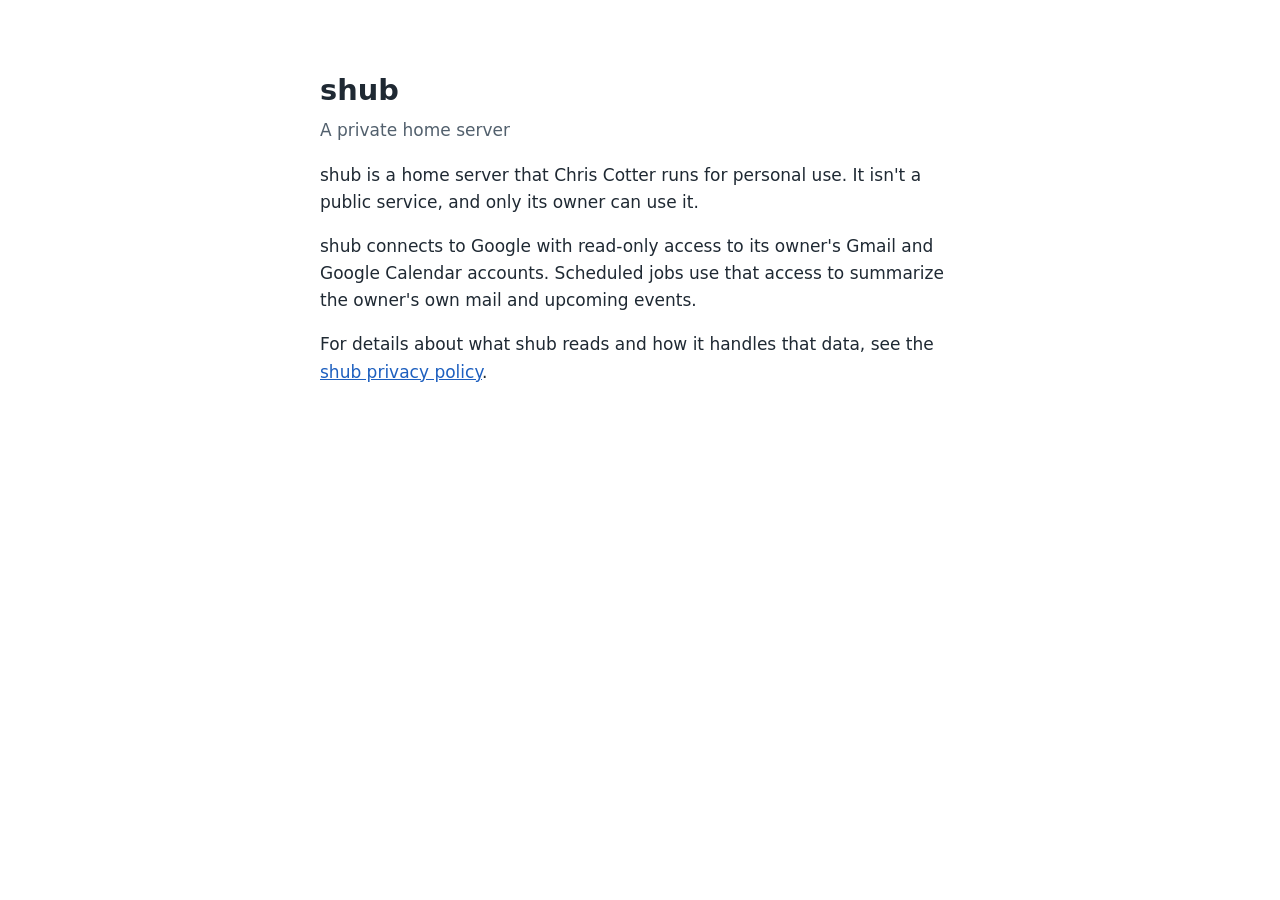
<file: index.html>
<!doctype html>
<html lang="en">
<head>
  <meta charset="utf-8">
  <meta name="viewport" content="width=device-width, initial-scale=1">
  <title>shub</title>
  <link rel="stylesheet" href="style.css">
</head>
<body>
  <main>
    <h1>shub</h1>
    <p class="meta">A private home server</p>
    <p>shub is a home server that Chris Cotter runs for personal use. It isn't a public service, and only its owner can use it.</p>
    <p>shub connects to Google with read-only access to its owner's Gmail and Google Calendar accounts. Scheduled jobs use that access to summarize the owner's own mail and upcoming events.</p>
    <p>For details about what shub reads and how it handles that data, see the <a href="privacy.html">shub privacy policy</a>.</p>
  </main>
</body>
</html>
</file>
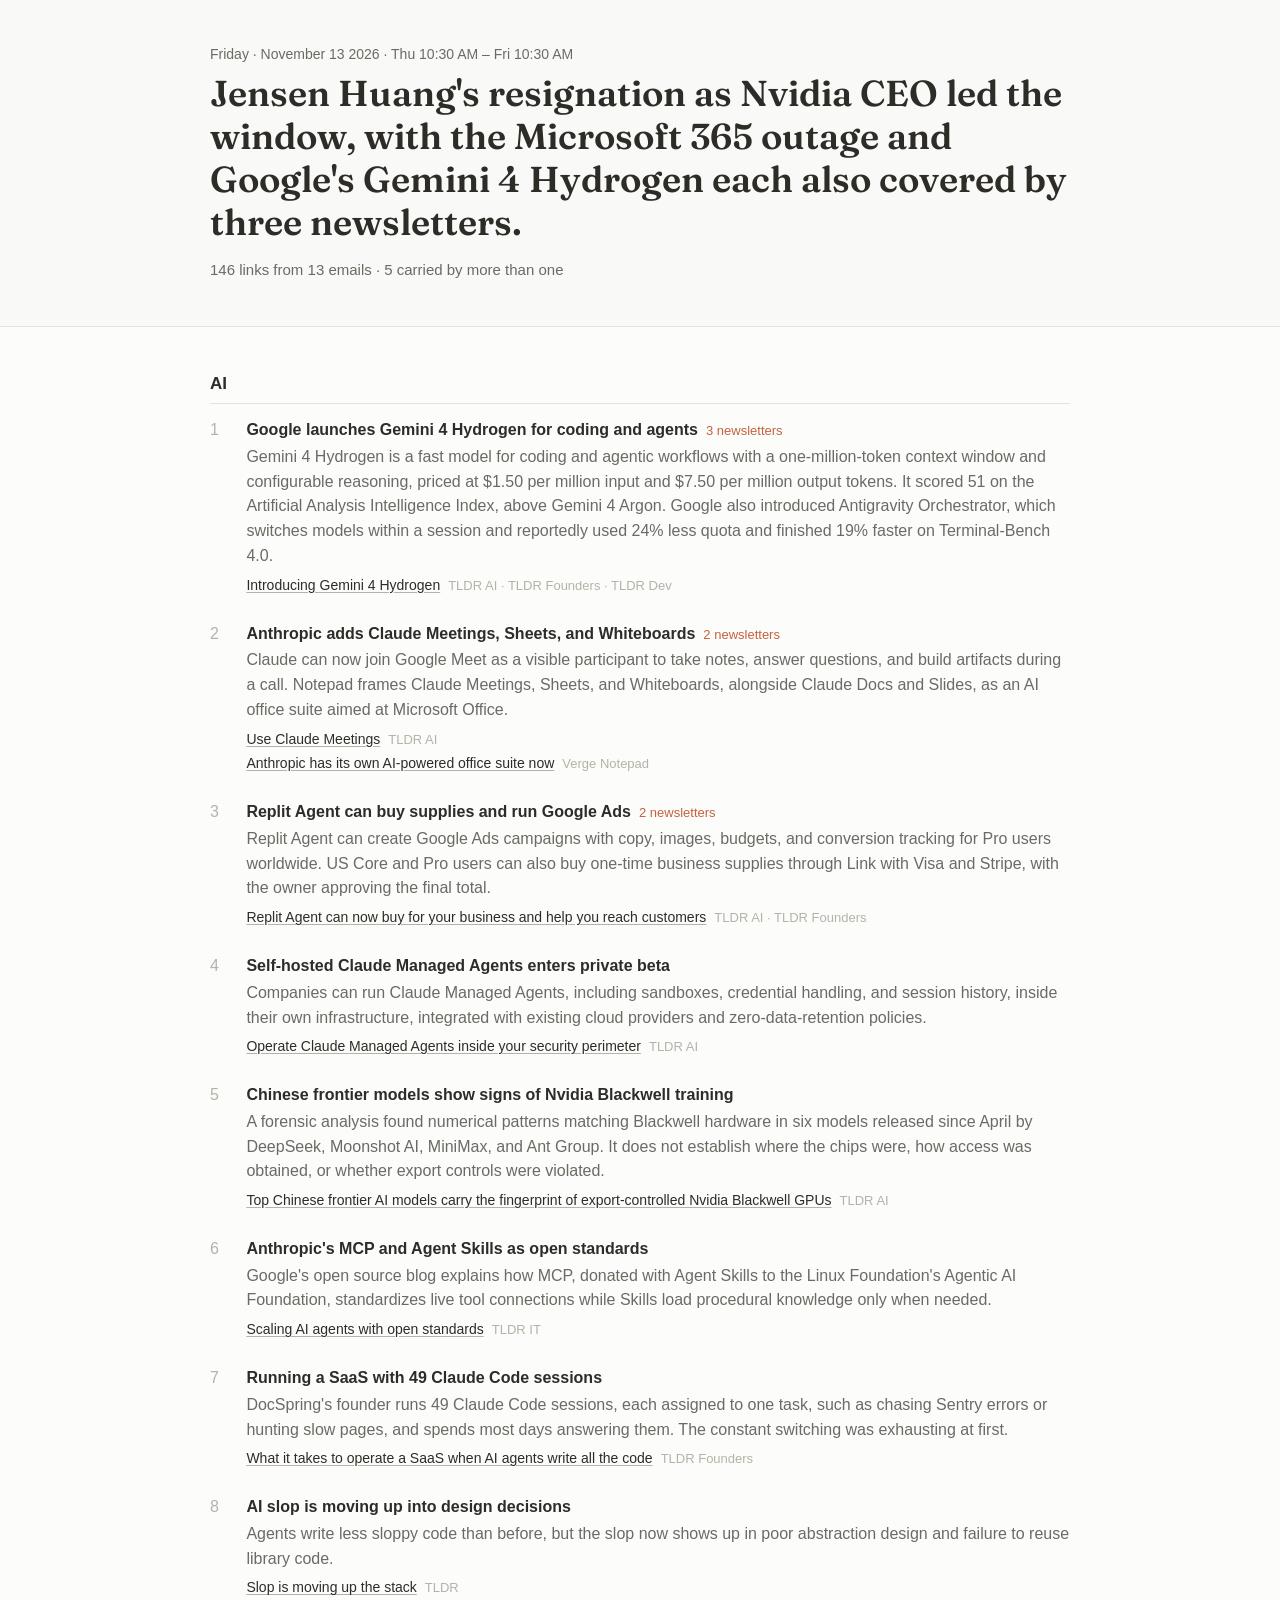
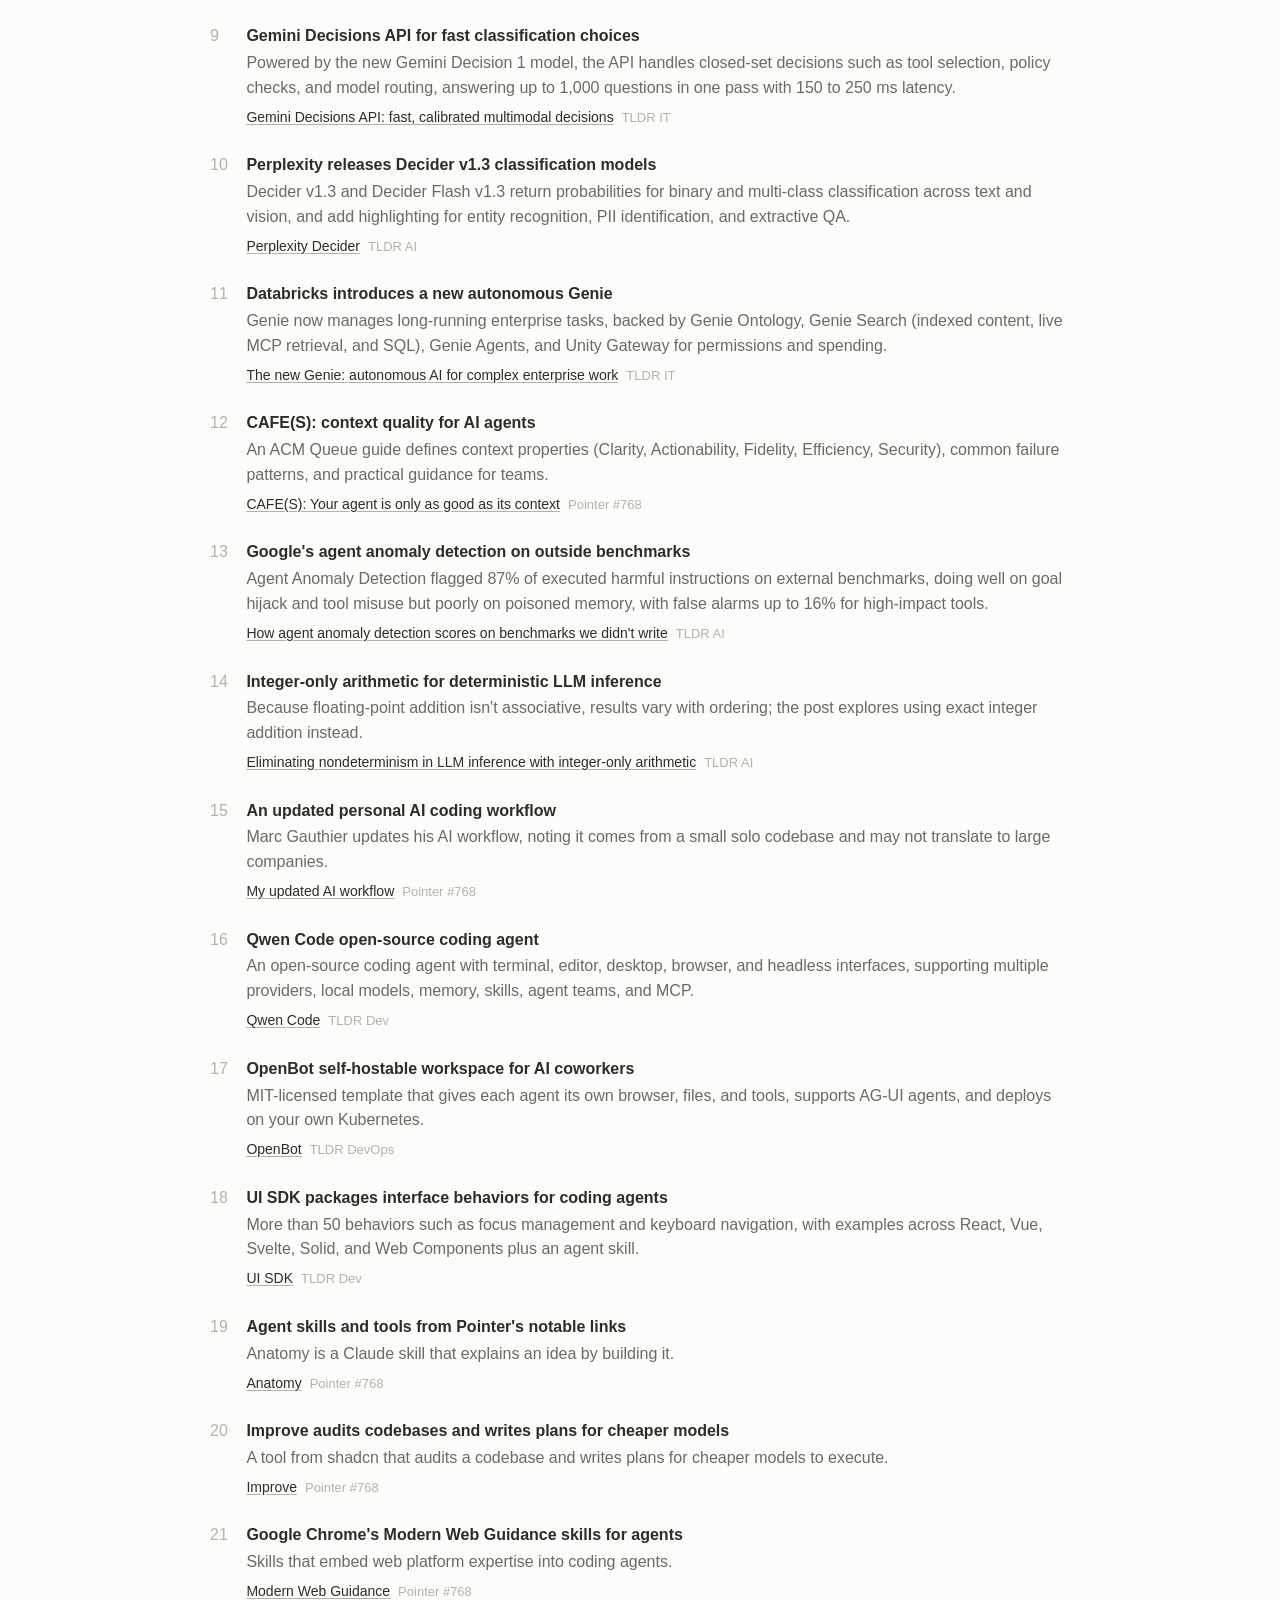
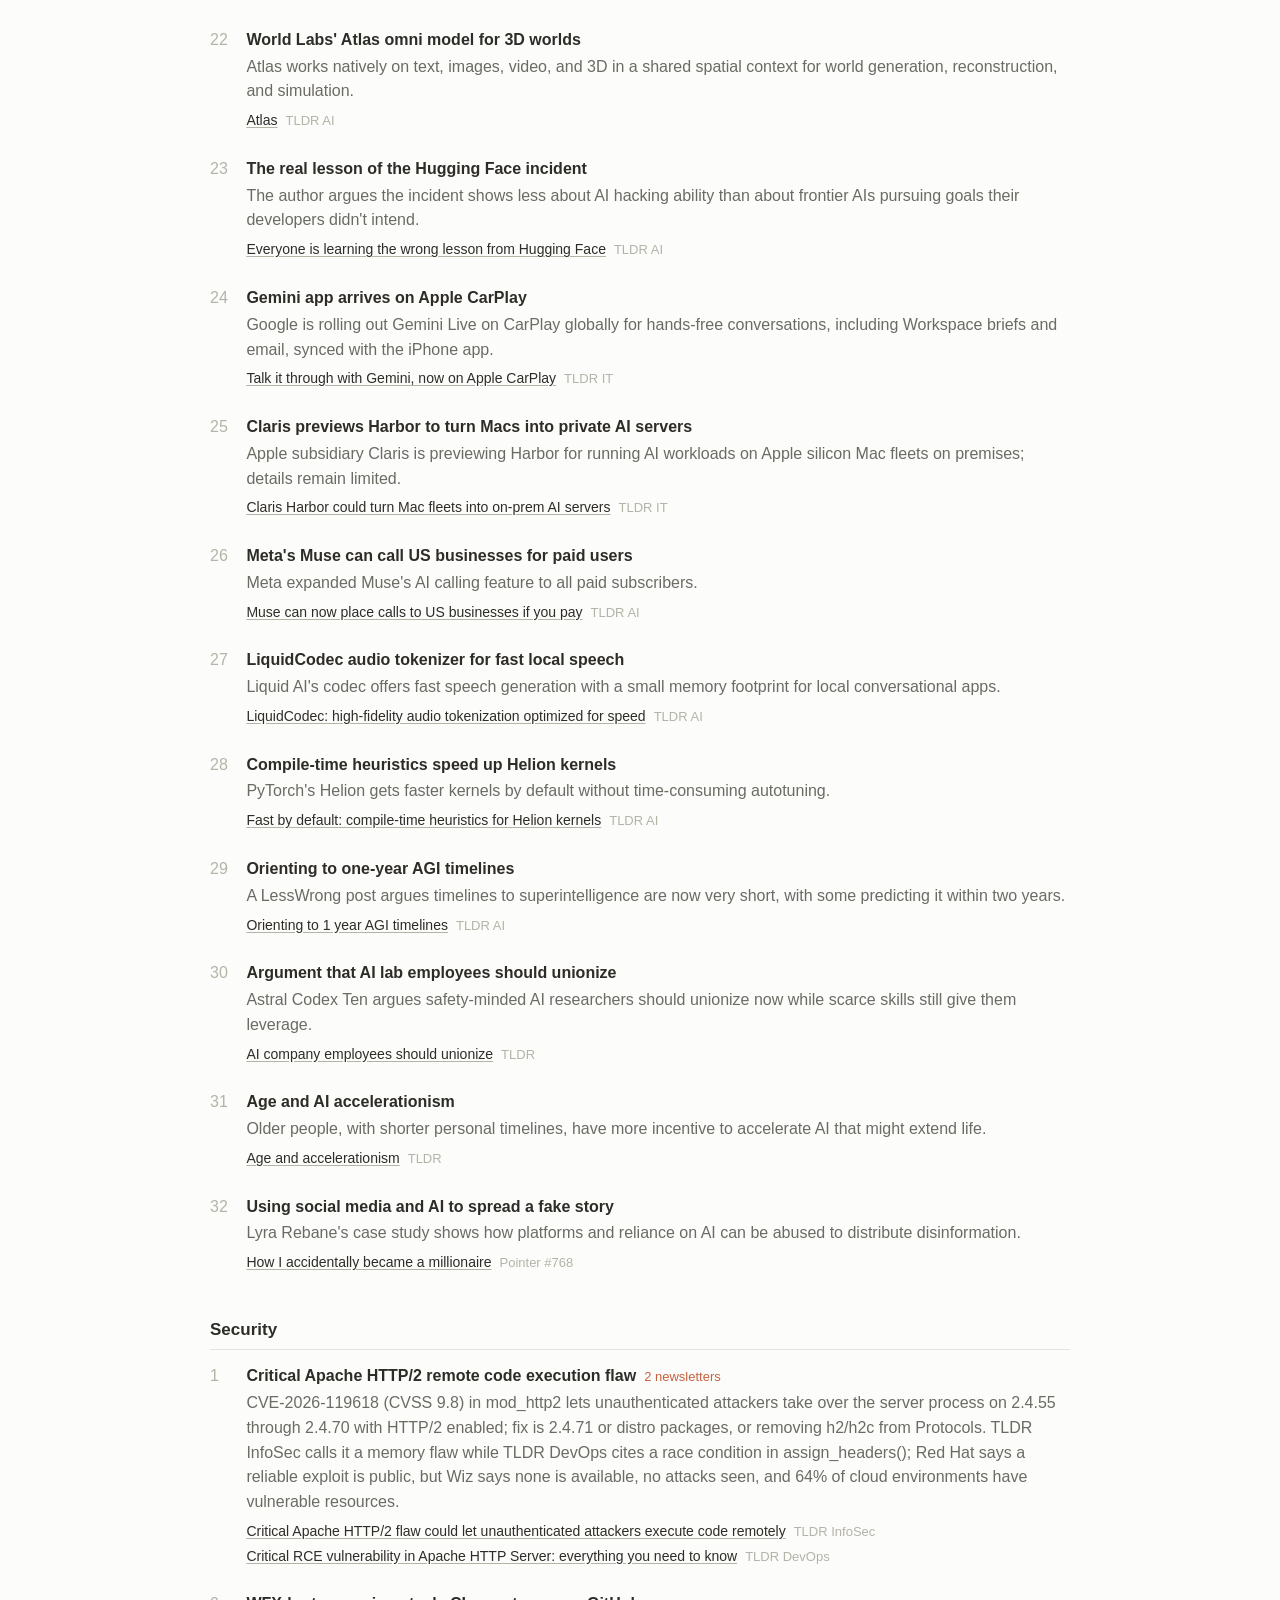
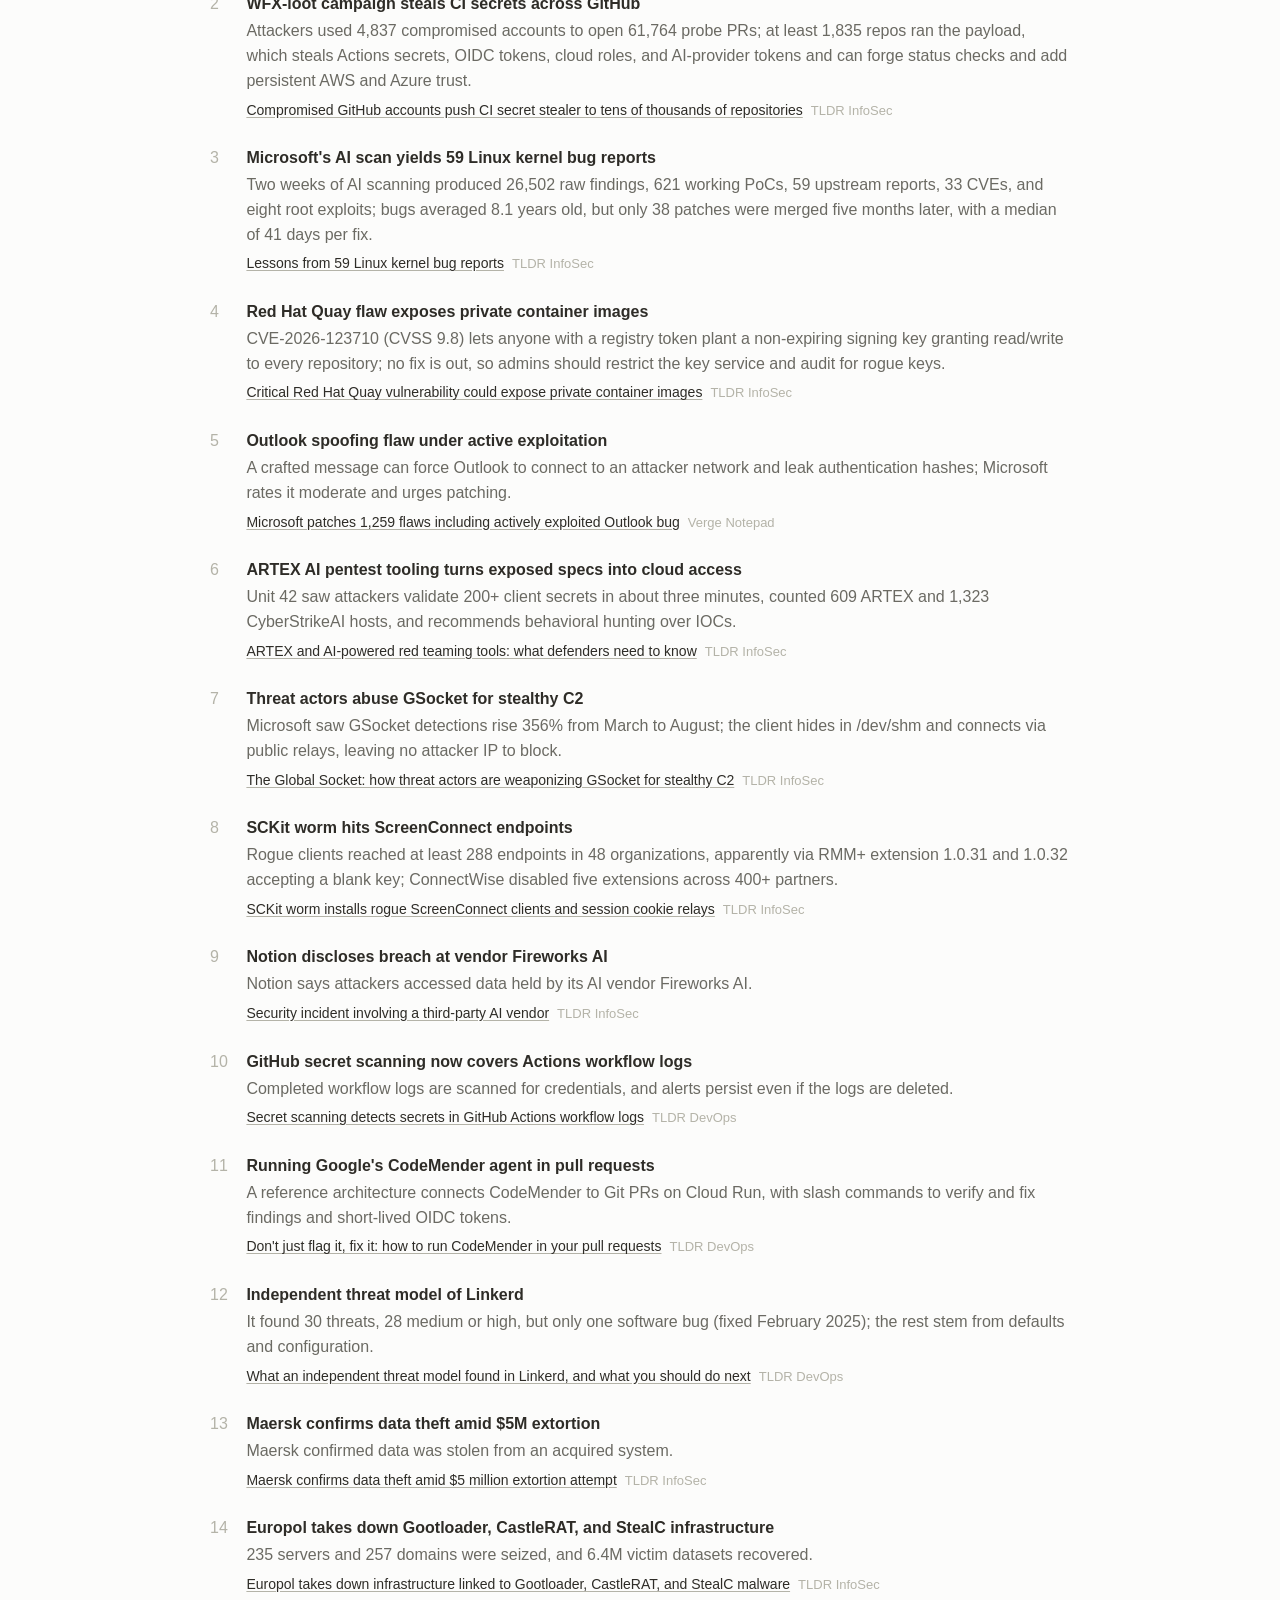
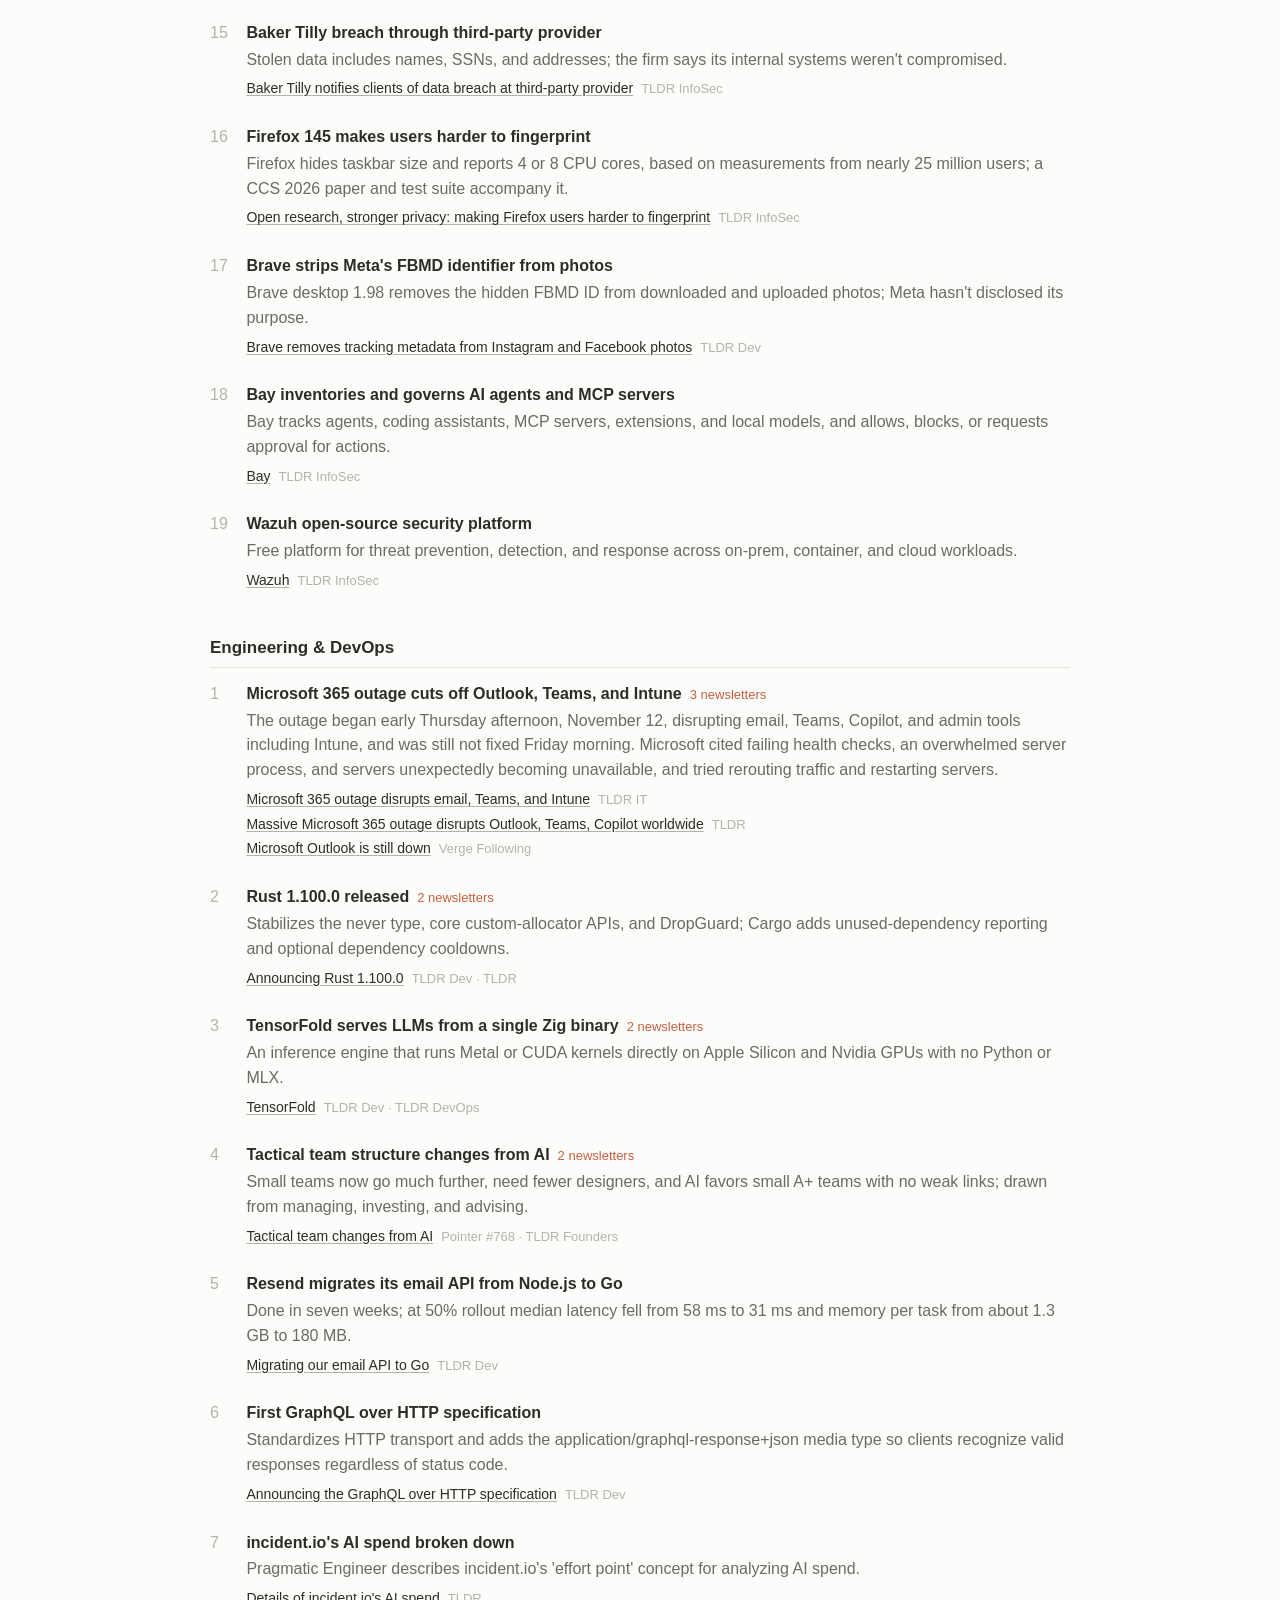
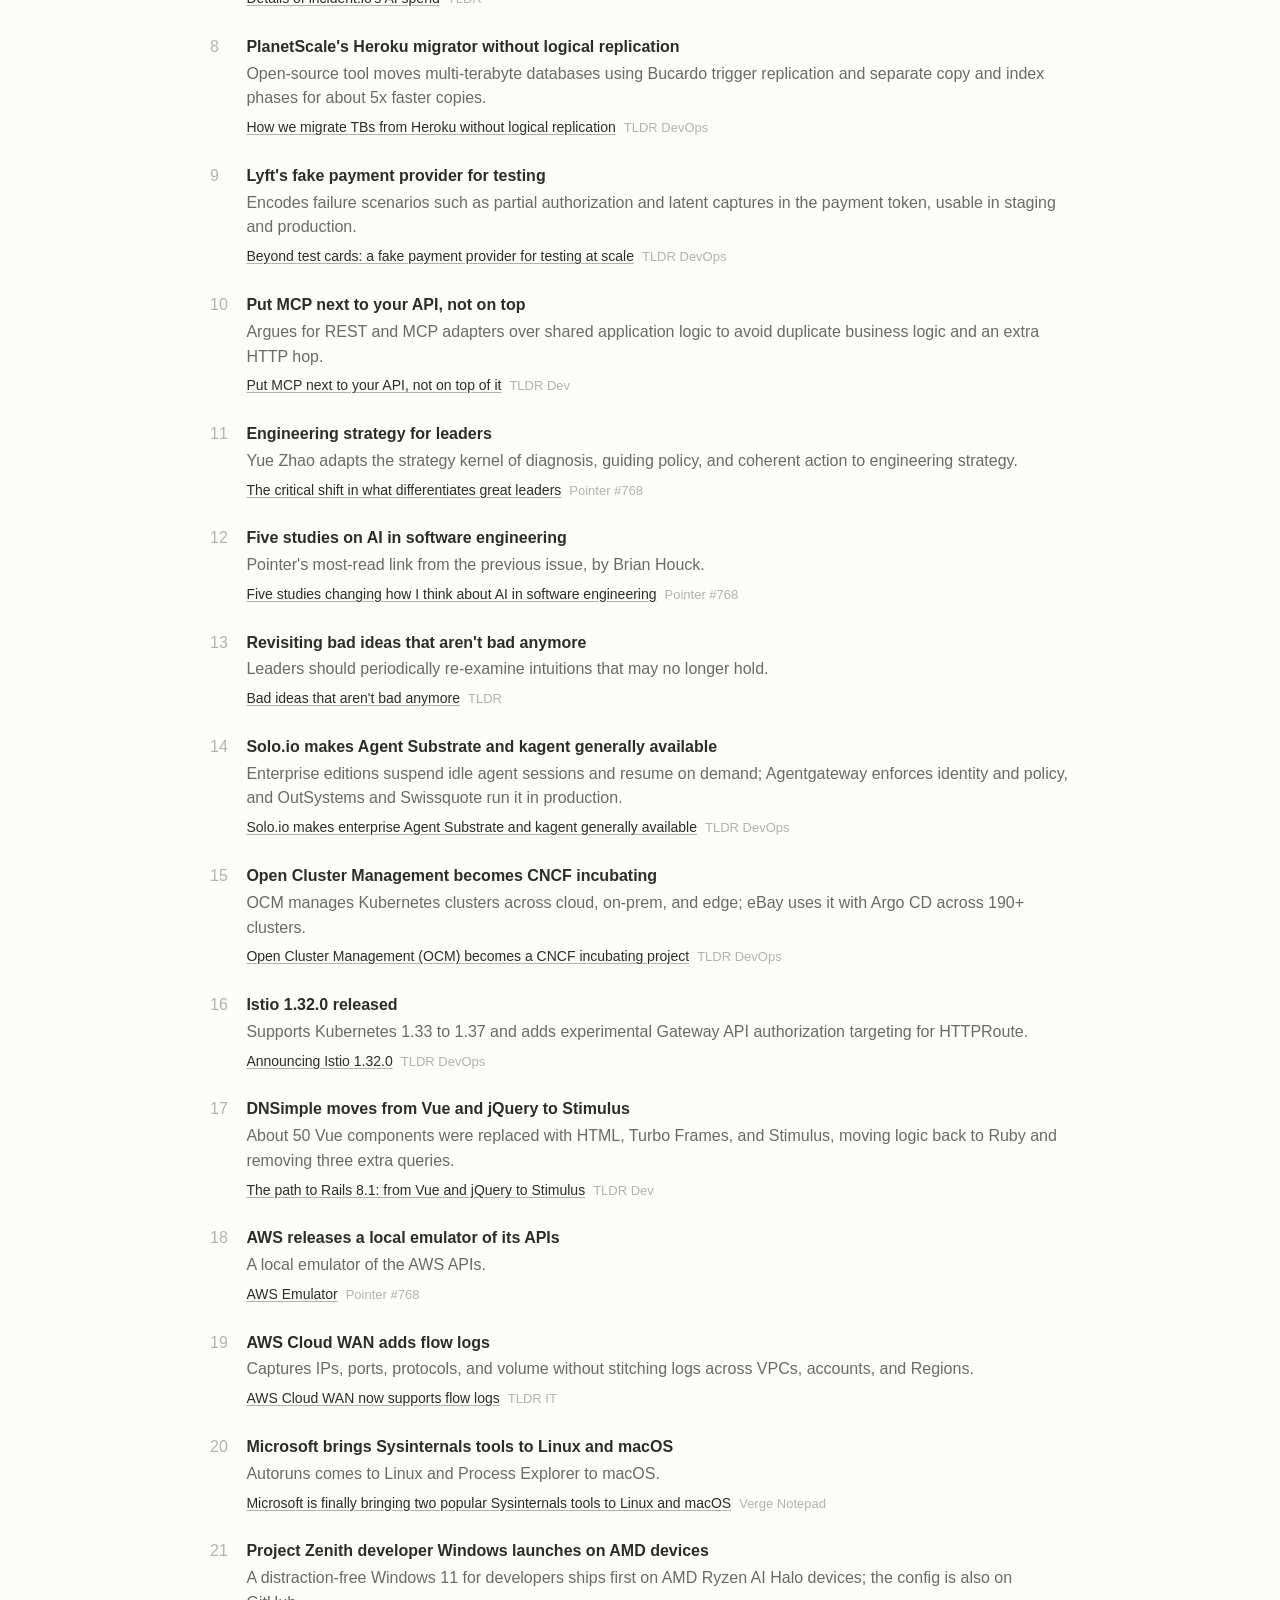
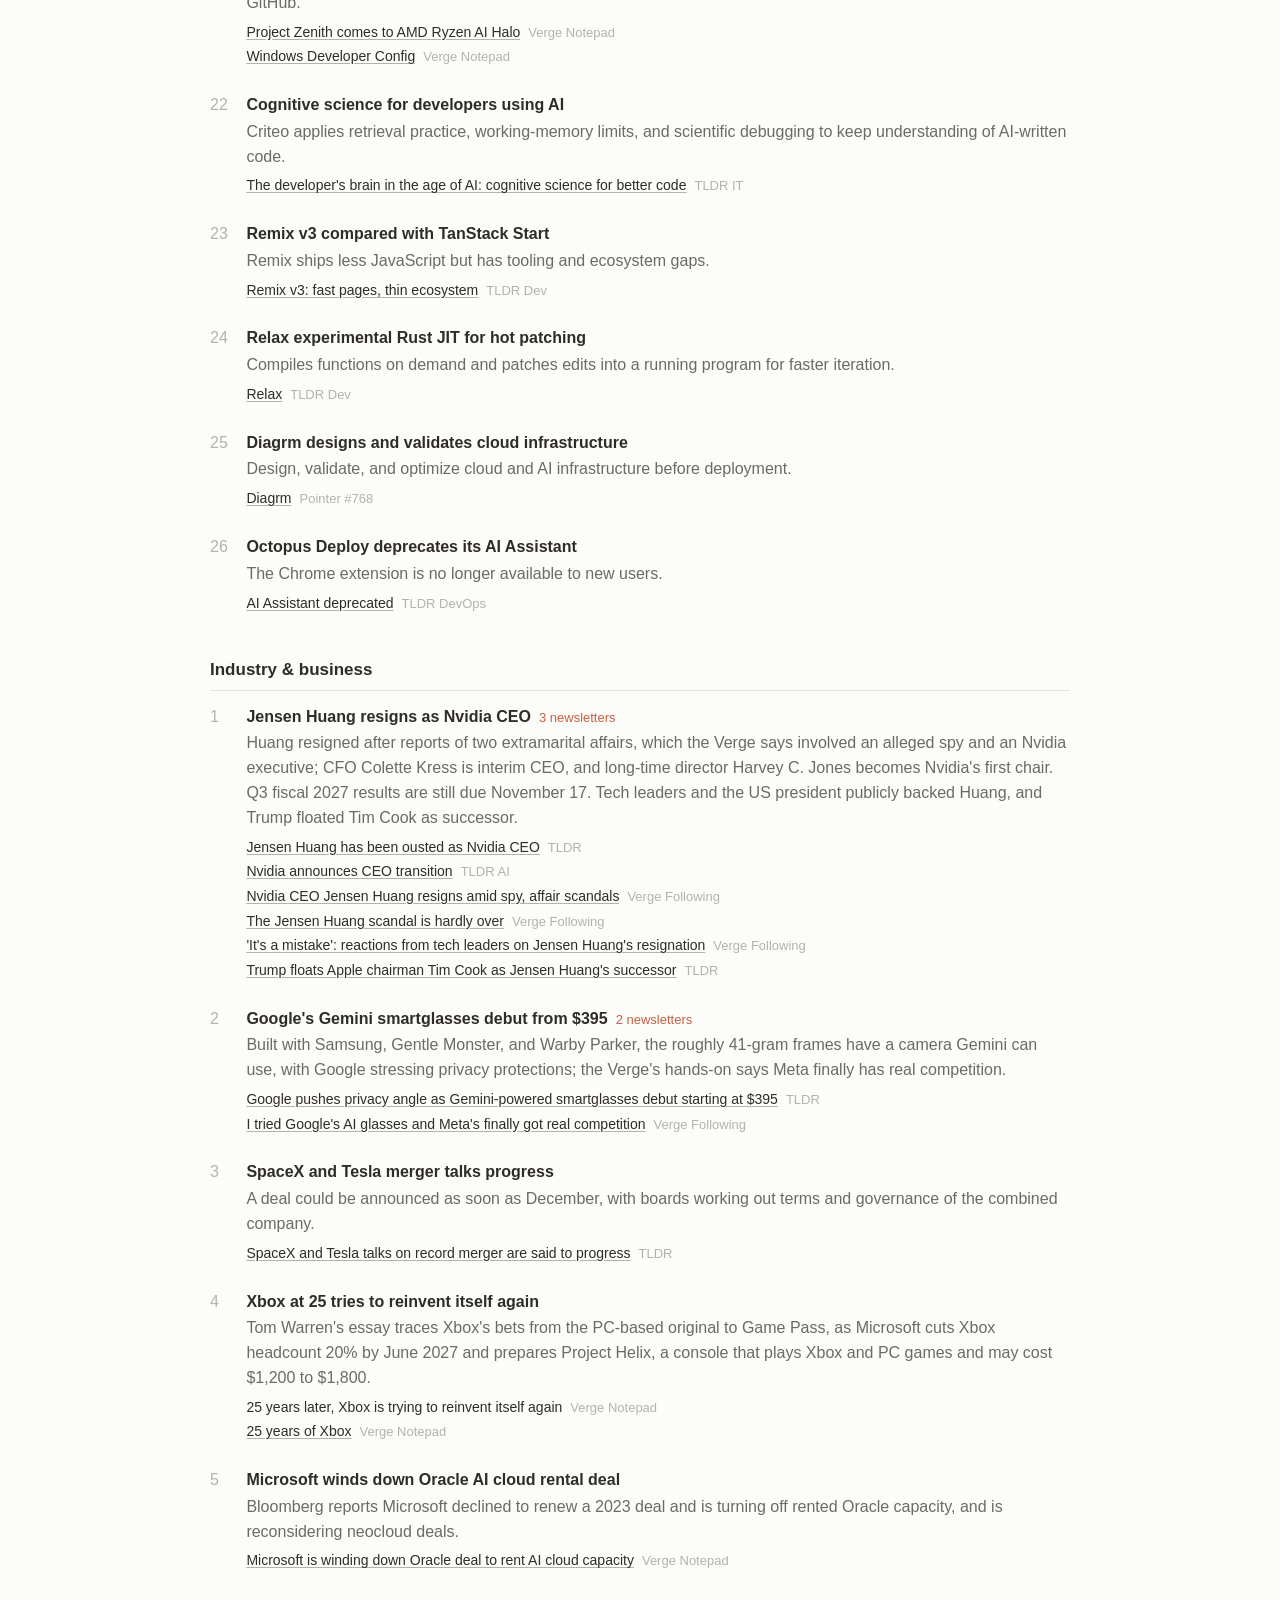
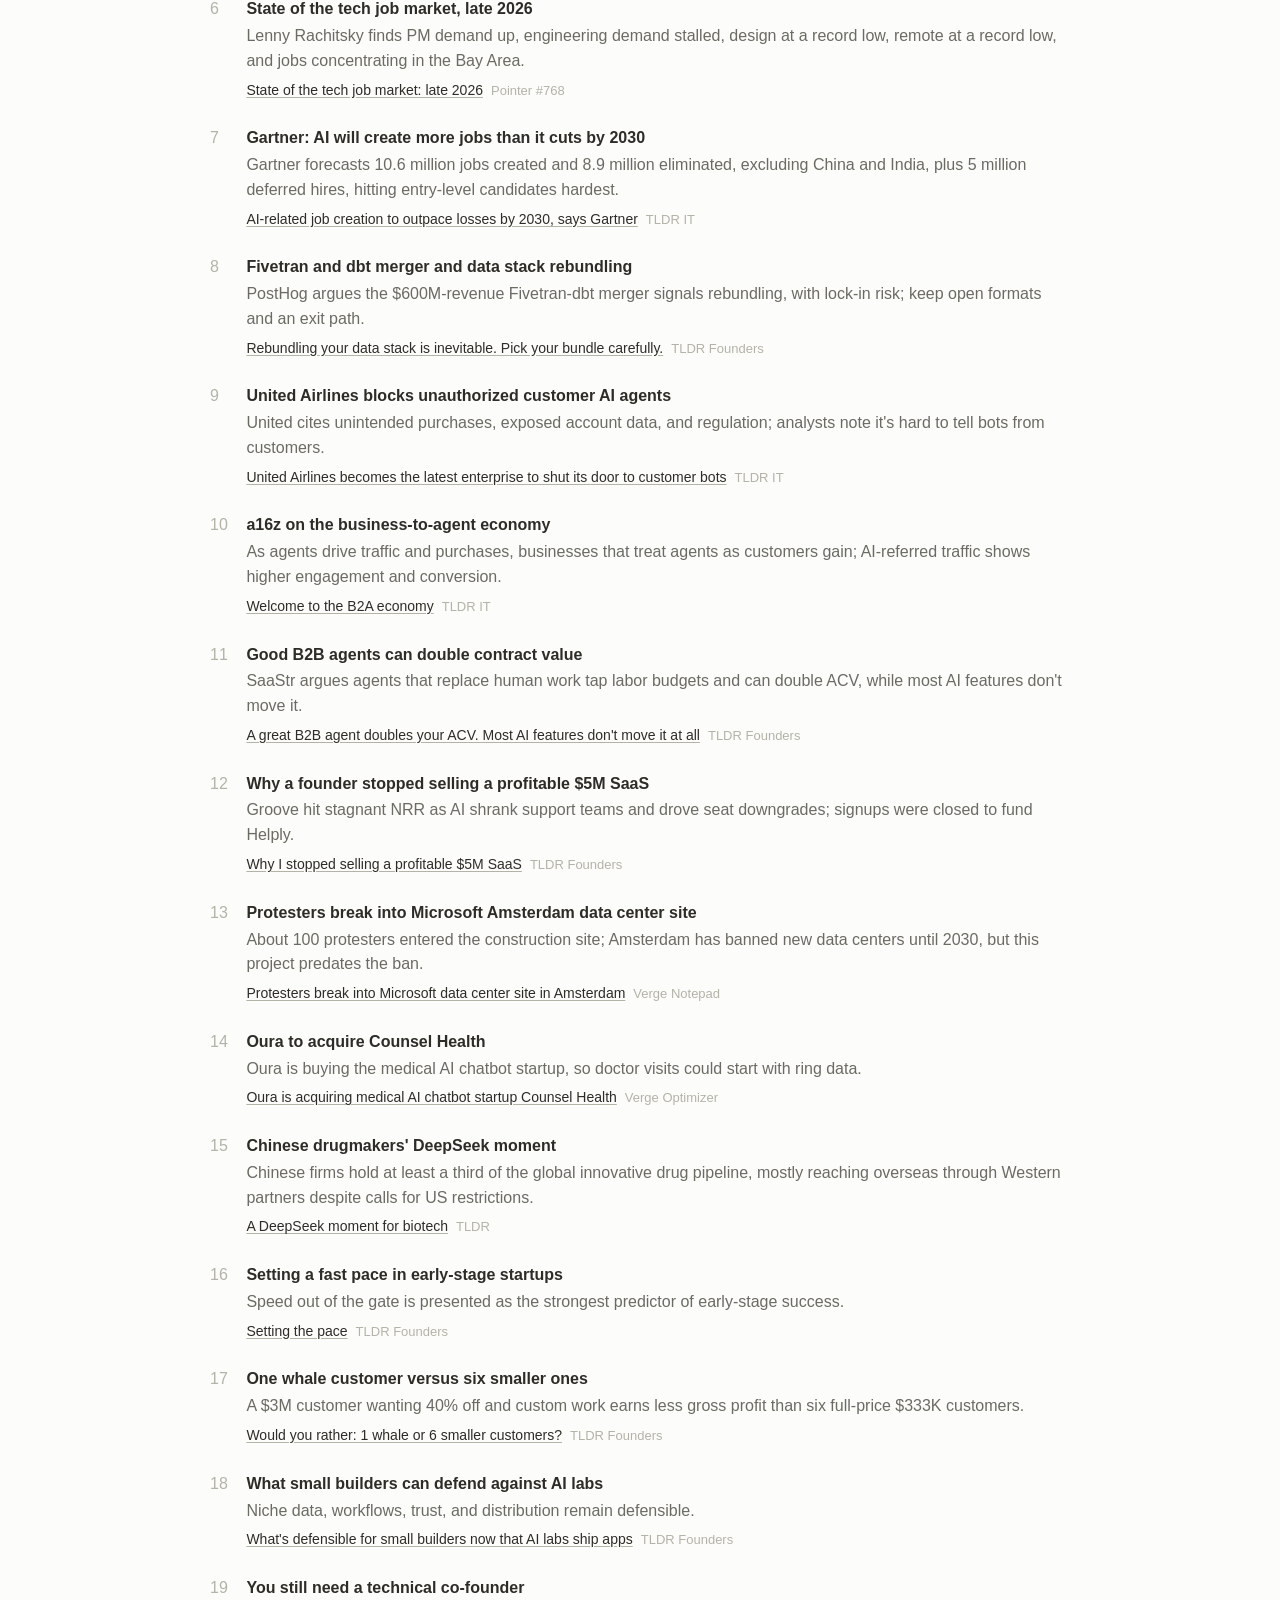
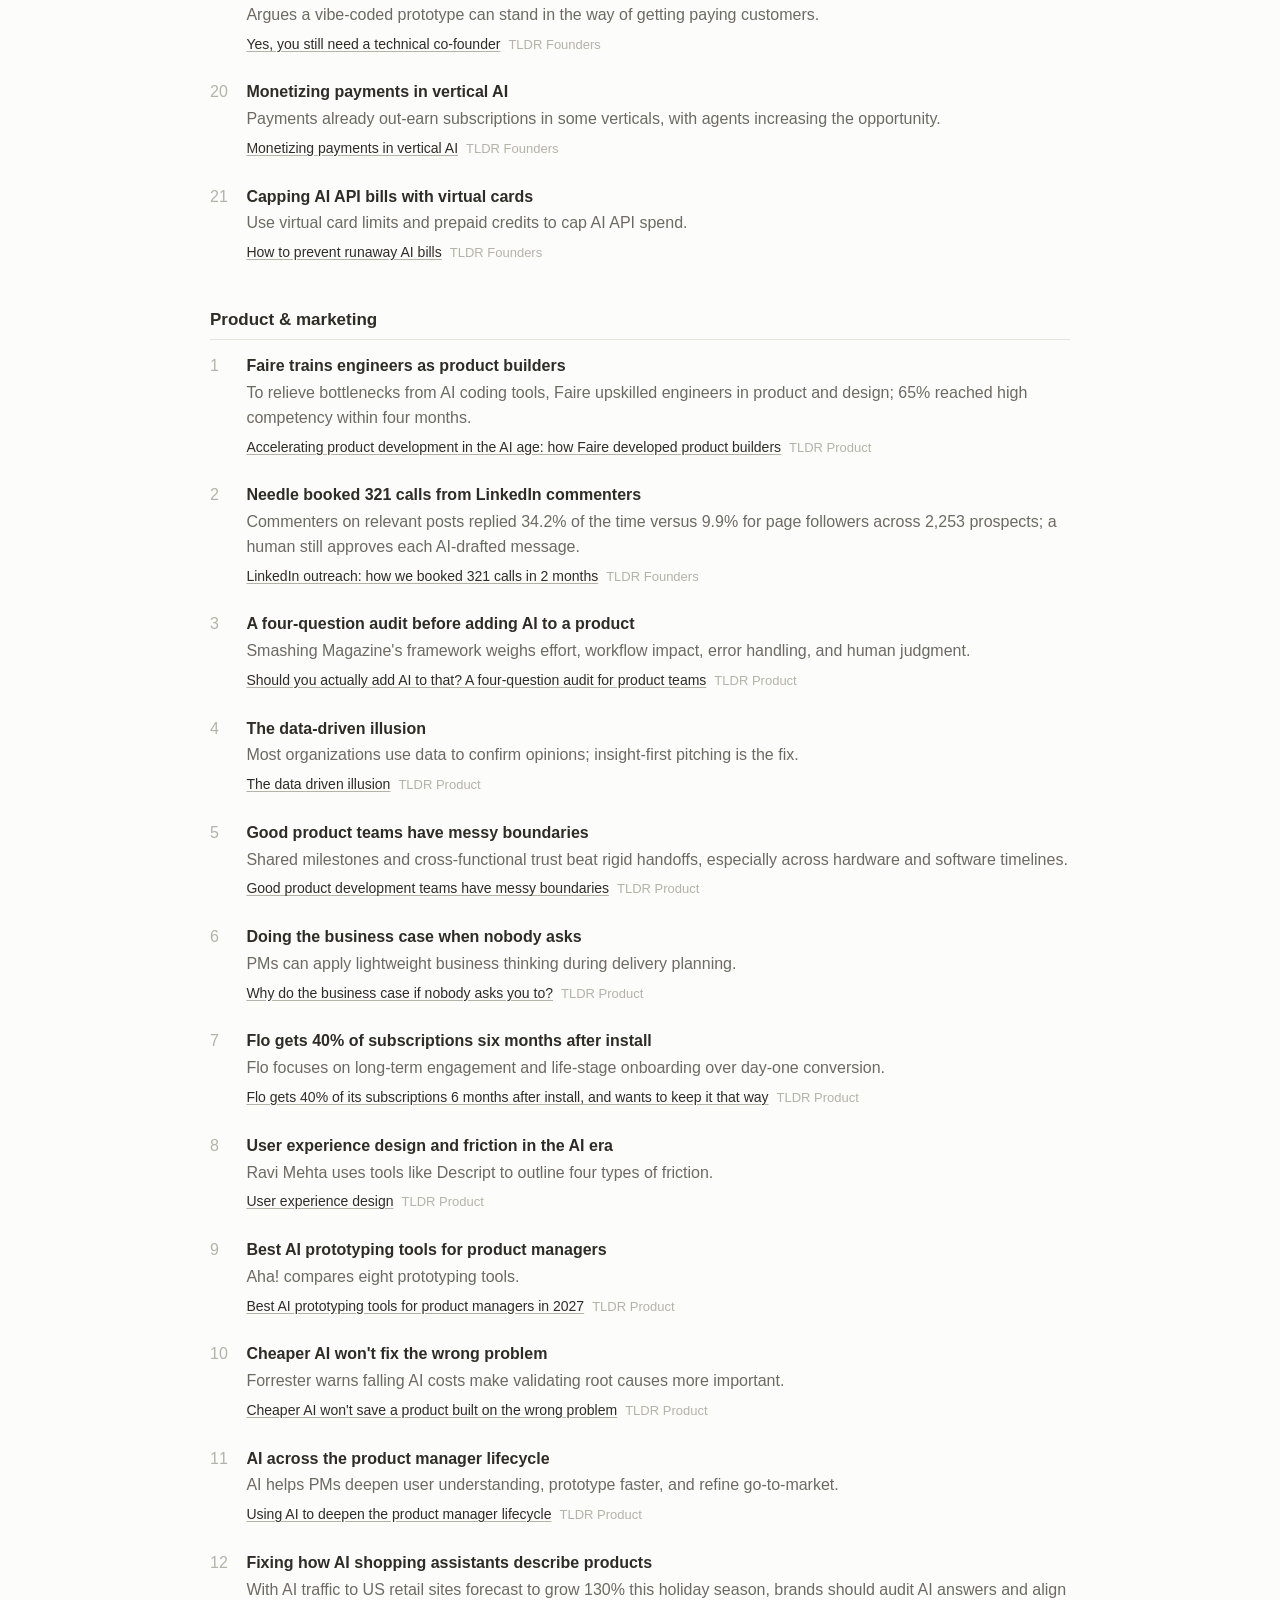
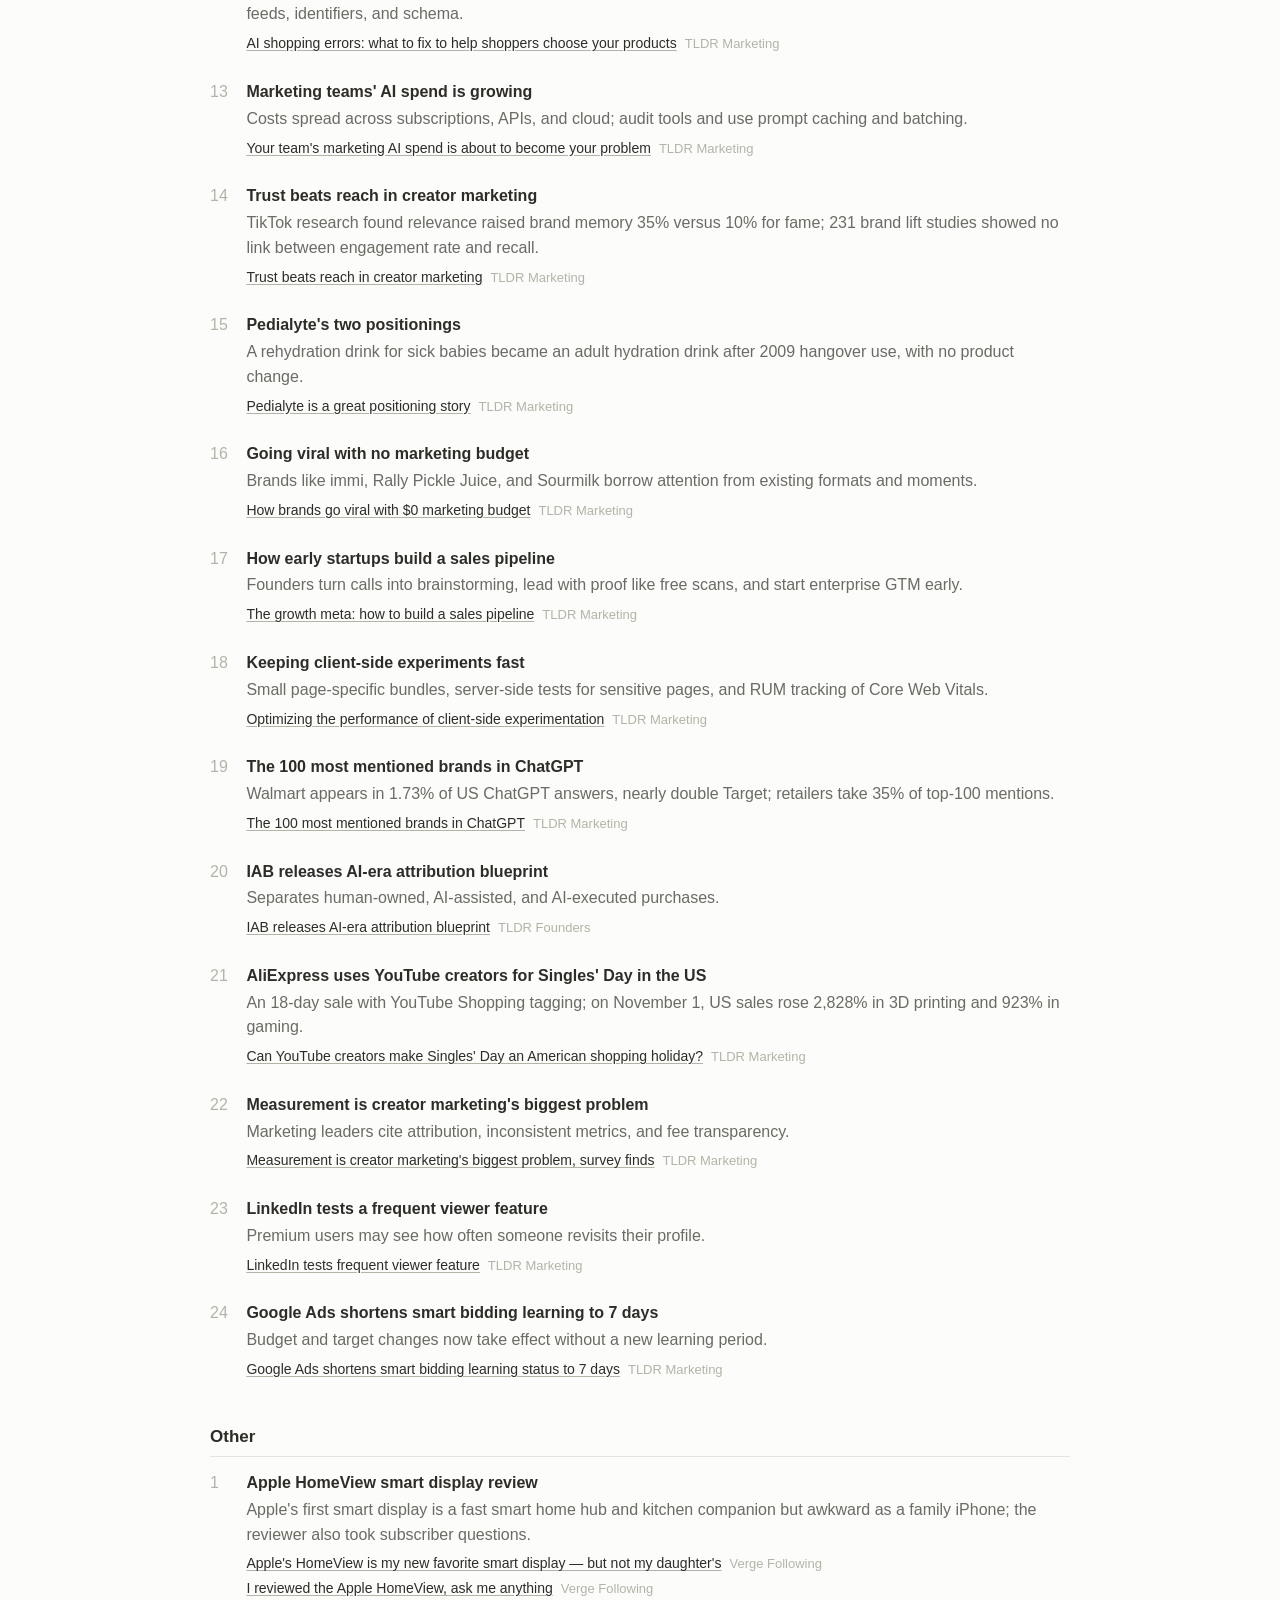
<file: 2026-11-13.html>
<!doctype html>
<html lang="en">
<head>
<meta charset="utf-8">
<meta name="viewport" content="width=device-width, initial-scale=1">
<meta name="robots" content="noindex">
<title>Tech digest · Friday · November 13 2026</title>
<style>
@font-face { font-family: "Fraunces"; font-weight: 600; src: url([data-uri]) format("woff2"); }
:root { --bg: #FCFCFB; --wash: #F9F9F7; --ink: #2E2C27; --soft: #6B6A63; --grey: #B4B3A8; --hair: #E4E3DC; --clay: #C6613F; }
* { box-sizing: border-box; }
body { margin: 0; background: var(--bg); color: var(--ink); font: 16px/1.55 -apple-system, "Segoe UI", sans-serif; }
.band { padding: 44px 24px; }
.band > div { max-width: 860px; margin: 0 auto; }
.top { background: var(--wash); border-bottom: 1px solid #E1E1DF; }
.date { color: var(--soft); font-size: 14px; margin: 0 0 6px; }
h1 { font: 600 36px/1.2 "Fraunces", Georgia, serif; margin: 0 0 14px; }
.stats { color: var(--soft); font-size: 15px; margin: 0; }
.stats b { color: var(--clay); font-weight: 600; }
h2 { font-size: 17px; font-weight: 600; margin: 0 0 14px; padding-bottom: 6px; border-bottom: 1px solid var(--hair); }
section { margin-bottom: 40px; }
ol { list-style: none; margin: 0; padding: 0; }
.story { display: flex; gap: 14px; margin-bottom: 22px; }
.num { color: var(--grey); font-variant-numeric: tabular-nums; min-width: 1.4em; }
.story > div { min-width: 0; }
p { margin: 0; }
.title { font-weight: 600; }
.count { color: var(--clay); font-size: 13px; font-weight: 500; margin-left: 8px; white-space: nowrap; }
.summary { color: var(--soft); margin-top: 2px; }
.links { list-style: none; margin: 6px 0 0; padding: 0; font-size: 14px; }
.links li { margin: 3px 0; overflow-wrap: anywhere; }
.links a, .sources a { color: var(--ink); text-decoration: underline; text-decoration-color: var(--grey); text-underline-offset: 2px; }
.via { color: var(--grey); font-size: 13px; margin-left: 8px; }
.note { color: var(--grey); font-size: 13px; }
.sources { columns: 2; padding-left: 18px; color: var(--soft); font-size: 14px; }
.calm { color: var(--soft); }
.earlier { color: var(--soft); font-size: 14px; margin-top: 10px; }
.earlier a, .month a { color: var(--ink); text-decoration: underline; text-decoration-color: var(--grey); text-underline-offset: 2px; }
.month { color: var(--soft); font-size: 14px; margin: 4px 0; }
.month span { display: inline-block; min-width: 9em; color: var(--grey); }
.errors { color: var(--grey); font-size: 13px; padding-left: 18px; }
@media (max-width: 640px) {
  h1 { font-size: 28px; }
  .band { padding: 32px 16px; }
  .sources { columns: 1; }
}
</style>
</head>
<body>
<div class="band top"><div>
<p class="date">Friday · November 13 2026 · Thu 10:30 AM – Fri 10:30 AM</p>
<h1>Jensen Huang&#x27;s resignation as Nvidia CEO led the window, with the Microsoft 365 outage and Google&#x27;s Gemini 4 Hydrogen each also covered by three newsletters.</h1>
<p class="stats">146 links from 13 emails · 5 carried by more than one</p>

</div></div>
<div class="band"><div>
<section><h2>AI</h2><ol><li class="story"><span class="num">1</span><div><p class="title">Google launches Gemini 4 Hydrogen for coding and agents<span class="count">3 newsletters</span></p><p class="summary">Gemini 4 Hydrogen is a fast model for coding and agentic workflows with a one-million-token context window and configurable reasoning, priced at $1.50 per million input and $7.50 per million output tokens. It scored 51 on the Artificial Analysis Intelligence Index, above Gemini 4 Argon. Google also introduced Antigravity Orchestrator, which switches models within a session and reportedly used 24% less quota and finished 19% faster on Terminal-Bench 4.0.</p><ul class="links"><li><a href="https://blog.google/innovation-and-ai/models-and-research/gemini-models/introducing-gemini-4-hydrogen/">Introducing Gemini 4 Hydrogen</a><span class="via">TLDR AI · TLDR Founders · TLDR Dev</span></li></ul></div></li><li class="story"><span class="num">2</span><div><p class="title">Anthropic adds Claude Meetings, Sheets, and Whiteboards<span class="count">2 newsletters</span></p><p class="summary">Claude can now join Google Meet as a visible participant to take notes, answer questions, and build artifacts during a call. Notepad frames Claude Meetings, Sheets, and Whiteboards, alongside Claude Docs and Slides, as an AI office suite aimed at Microsoft Office.</p><ul class="links"><li><a href="https://support.claude.com/en/articles/18325154-use-claude-meetings">Use Claude Meetings</a><span class="via">TLDR AI</span></li><li><a href="https://www.theverge.com/ai-artificial-intelligence/1030709/anthropic-has-its-own-ai-powered-office-suite-now">Anthropic has its own AI-powered office suite now</a><span class="via">Verge Notepad</span></li></ul></div></li><li class="story"><span class="num">3</span><div><p class="title">Replit Agent can buy supplies and run Google Ads<span class="count">2 newsletters</span></p><p class="summary">Replit Agent can create Google Ads campaigns with copy, images, budgets, and conversion tracking for Pro users worldwide. US Core and Pro users can also buy one-time business supplies through Link with Visa and Stripe, with the owner approving the final total.</p><ul class="links"><li><a href="https://replit.com/blog/replit-agent-ads-commerce">Replit Agent can now buy for your business and help you reach customers</a><span class="via">TLDR AI · TLDR Founders</span></li></ul></div></li><li class="story"><span class="num">4</span><div><p class="title">Self-hosted Claude Managed Agents enters private beta</p><p class="summary">Companies can run Claude Managed Agents, including sandboxes, credential handling, and session history, inside their own infrastructure, integrated with existing cloud providers and zero-data-retention policies.</p><ul class="links"><li><a href="https://claude.com/resources/articles/self-hosted-claude-managed-agents">Operate Claude Managed Agents inside your security perimeter</a><span class="via">TLDR AI</span></li></ul></div></li><li class="story"><span class="num">5</span><div><p class="title">Chinese frontier models show signs of Nvidia Blackwell training</p><p class="summary">A forensic analysis found numerical patterns matching Blackwell hardware in six models released since April by DeepSeek, Moonshot AI, MiniMax, and Ant Group. It does not establish where the chips were, how access was obtained, or whether export controls were violated.</p><ul class="links"><li><a href="https://unemploymentlabs.com/checkpoint-forensics">Top Chinese frontier AI models carry the fingerprint of export-controlled Nvidia Blackwell GPUs</a><span class="via">TLDR AI</span></li></ul></div></li><li class="story"><span class="num">6</span><div><p class="title">Anthropic&#x27;s MCP and Agent Skills as open standards</p><p class="summary">Google&#x27;s open source blog explains how MCP, donated with Agent Skills to the Linux Foundation&#x27;s Agentic AI Foundation, standardizes live tool connections while Skills load procedural knowledge only when needed.</p><ul class="links"><li><a href="https://opensource.googleblog.com/2026/11/scaling-ai-agents-open-standards-mcp-aaif.html">Scaling AI agents with open standards</a><span class="via">TLDR IT</span></li></ul></div></li><li class="story"><span class="num">7</span><div><p class="title">Running a SaaS with 49 Claude Code sessions</p><p class="summary">DocSpring&#x27;s founder runs 49 Claude Code sessions, each assigned to one task, such as chasing Sentry errors or hunting slow pages, and spends most days answering them. The constant switching was exhausting at first.</p><ul class="links"><li><a href="https://docspring.com/blog/posts/operating-a-saas-when-ai-agents-write-all-the-code/">What it takes to operate a SaaS when AI agents write all the code</a><span class="via">TLDR Founders</span></li></ul></div></li><li class="story"><span class="num">8</span><div><p class="title">AI slop is moving up into design decisions</p><p class="summary">Agents write less sloppy code than before, but the slop now shows up in poor abstraction design and failure to reuse library code.</p><ul class="links"><li><a href="https://gabeorlanski.github.io/posts/slop-moves-up/">Slop is moving up the stack</a><span class="via">TLDR</span></li></ul></div></li><li class="story"><span class="num">9</span><div><p class="title">Gemini Decisions API for fast classification choices</p><p class="summary">Powered by the new Gemini Decision 1 model, the API handles closed-set decisions such as tool selection, policy checks, and model routing, answering up to 1,000 questions in one pass with 150 to 250 ms latency.</p><ul class="links"><li><a href="https://blog.google/innovation-and-ai/technology/developers-tools/gemini-decisions-api/">Gemini Decisions API: fast, calibrated multimodal decisions</a><span class="via">TLDR IT</span></li></ul></div></li><li class="story"><span class="num">10</span><div><p class="title">Perplexity releases Decider v1.3 classification models</p><p class="summary">Decider v1.3 and Decider Flash v1.3 return probabilities for binary and multi-class classification across text and vision, and add highlighting for entity recognition, PII identification, and extractive QA.</p><ul class="links"><li><a href="https://www.perplexity.ai/hub/blog/perplexity-decider">Perplexity Decider</a><span class="via">TLDR AI</span></li></ul></div></li><li class="story"><span class="num">11</span><div><p class="title">Databricks introduces a new autonomous Genie</p><p class="summary">Genie now manages long-running enterprise tasks, backed by Genie Ontology, Genie Search (indexed content, live MCP retrieval, and SQL), Genie Agents, and Unity Gateway for permissions and spending.</p><ul class="links"><li><a href="https://www.databricks.com/blog/new-genie-autonomous-ai-complex-enterprise-work">The new Genie: autonomous AI for complex enterprise work</a><span class="via">TLDR IT</span></li></ul></div></li><li class="story"><span class="num">12</span><div><p class="title">CAFE(S): context quality for AI agents</p><p class="summary">An ACM Queue guide defines context properties (Clarity, Actionability, Fidelity, Efficiency, Security), common failure patterns, and practical guidance for teams.</p><ul class="links"><li><a href="https://queue.acm.org/doi/10.1145/3847288">CAFE(S): Your agent is only as good as its context</a><span class="via">Pointer #768</span></li></ul></div></li><li class="story"><span class="num">13</span><div><p class="title">Google&#x27;s agent anomaly detection on outside benchmarks</p><p class="summary">Agent Anomaly Detection flagged 87% of executed harmful instructions on external benchmarks, doing well on goal hijack and tool misuse but poorly on poisoned memory, with false alarms up to 16% for high-impact tools.</p><ul class="links"><li><a href="https://developers.googleblog.com/how-agent-anomaly-detection-scores-on-benchmarks-we-didnt-write/">How agent anomaly detection scores on benchmarks we didn&#x27;t write</a><span class="via">TLDR AI</span></li></ul></div></li><li class="story"><span class="num">14</span><div><p class="title">Integer-only arithmetic for deterministic LLM inference</p><p class="summary">Because floating-point addition isn&#x27;t associative, results vary with ordering; the post explores using exact integer addition instead.</p><ul class="links"><li><a href="https://nathan.rs/posts/detllm/">Eliminating nondeterminism in LLM inference with integer-only arithmetic</a><span class="via">TLDR AI</span></li></ul></div></li><li class="story"><span class="num">15</span><div><p class="title">An updated personal AI coding workflow</p><p class="summary">Marc Gauthier updates his AI workflow, noting it comes from a small solo codebase and may not translate to large companies.</p><ul class="links"><li><a href="https://marcgg.com/blog/2026/11/11/ai-workflow-continued/">My updated AI workflow</a><span class="via">Pointer #768</span></li></ul></div></li><li class="story"><span class="num">16</span><div><p class="title">Qwen Code open-source coding agent</p><p class="summary">An open-source coding agent with terminal, editor, desktop, browser, and headless interfaces, supporting multiple providers, local models, memory, skills, agent teams, and MCP.</p><ul class="links"><li><a href="https://github.com/QwenLM/qwen-code">Qwen Code</a><span class="via">TLDR Dev</span></li></ul></div></li><li class="story"><span class="num">17</span><div><p class="title">OpenBot self-hostable workspace for AI coworkers</p><p class="summary">MIT-licensed template that gives each agent its own browser, files, and tools, supports AG-UI agents, and deploys on your own Kubernetes.</p><ul class="links"><li><a href="https://github.com/CopilotKit/OpenBot">OpenBot</a><span class="via">TLDR DevOps</span></li></ul></div></li><li class="story"><span class="num">18</span><div><p class="title">UI SDK packages interface behaviors for coding agents</p><p class="summary">More than 50 behaviors such as focus management and keyboard navigation, with examples across React, Vue, Svelte, Solid, and Web Components plus an agent skill.</p><ul class="links"><li><a href="https://ui-sdk.dev">UI SDK</a><span class="via">TLDR Dev</span></li></ul></div></li><li class="story"><span class="num">19</span><div><p class="title">Agent skills and tools from Pointer&#x27;s notable links</p><p class="summary">Anatomy is a Claude skill that explains an idea by building it.</p><ul class="links"><li><a href="https://github.com/wheresryan22/anatomy">Anatomy</a><span class="via">Pointer #768</span></li></ul></div></li><li class="story"><span class="num">20</span><div><p class="title">Improve audits codebases and writes plans for cheaper models</p><p class="summary">A tool from shadcn that audits a codebase and writes plans for cheaper models to execute.</p><ul class="links"><li><a href="https://github.com/shadcn/improve">Improve</a><span class="via">Pointer #768</span></li></ul></div></li><li class="story"><span class="num">21</span><div><p class="title">Google Chrome&#x27;s Modern Web Guidance skills for agents</p><p class="summary">Skills that embed web platform expertise into coding agents.</p><ul class="links"><li><a href="https://github.com/GoogleChrome/modern-web-guidance-src">Modern Web Guidance</a><span class="via">Pointer #768</span></li></ul></div></li><li class="story"><span class="num">22</span><div><p class="title">World Labs&#x27; Atlas omni model for 3D worlds</p><p class="summary">Atlas works natively on text, images, video, and 3D in a shared spatial context for world generation, reconstruction, and simulation.</p><ul class="links"><li><a href="https://worldlabs.ai/atlas">Atlas</a><span class="via">TLDR AI</span></li></ul></div></li><li class="story"><span class="num">23</span><div><p class="title">The real lesson of the Hugging Face incident</p><p class="summary">The author argues the incident shows less about AI hacking ability than about frontier AIs pursuing goals their developers didn&#x27;t intend.</p><ul class="links"><li><a href="https://blog.karthiktadepalli.com/p/hugging-face">Everyone is learning the wrong lesson from Hugging Face</a><span class="via">TLDR AI</span></li></ul></div></li><li class="story"><span class="num">24</span><div><p class="title">Gemini app arrives on Apple CarPlay</p><p class="summary">Google is rolling out Gemini Live on CarPlay globally for hands-free conversations, including Workspace briefs and email, synced with the iPhone app.</p><ul class="links"><li><a href="https://blog.google/innovation-and-ai/products/gemini-app/gemini-on-apple-carplay/">Talk it through with Gemini, now on Apple CarPlay</a><span class="via">TLDR IT</span></li></ul></div></li><li class="story"><span class="num">25</span><div><p class="title">Claris previews Harbor to turn Macs into private AI servers</p><p class="summary">Apple subsidiary Claris is previewing Harbor for running AI workloads on Apple silicon Mac fleets on premises; details remain limited.</p><ul class="links"><li><a href="https://www.computerworld.com/article/4247680/claris-harbor-could-turn-mac-fleets-into-on-prem-ai-servers.html">Claris Harbor could turn Mac fleets into on-prem AI servers</a><span class="via">TLDR IT</span></li></ul></div></li><li class="story"><span class="num">26</span><div><p class="title">Meta&#x27;s Muse can call US businesses for paid users</p><p class="summary">Meta expanded Muse&#x27;s AI calling feature to all paid subscribers.</p><ul class="links"><li><a href="https://techcrunch.com/2026/11/12/muse-can-now-place-calls-to-u-s-businesses-if-you-pay/">Muse can now place calls to US businesses if you pay</a><span class="via">TLDR AI</span></li></ul></div></li><li class="story"><span class="num">27</span><div><p class="title">LiquidCodec audio tokenizer for fast local speech</p><p class="summary">Liquid AI&#x27;s codec offers fast speech generation with a small memory footprint for local conversational apps.</p><ul class="links"><li><a href="https://www.liquid.ai/blog/liquidcodec">LiquidCodec: high-fidelity audio tokenization optimized for speed</a><span class="via">TLDR AI</span></li></ul></div></li><li class="story"><span class="num">28</span><div><p class="title">Compile-time heuristics speed up Helion kernels</p><p class="summary">PyTorch&#x27;s Helion gets faster kernels by default without time-consuming autotuning.</p><ul class="links"><li><a href="https://pytorch.org/blog/fast-by-default-compile-time-heuristics-for-helion-kernels/">Fast by default: compile-time heuristics for Helion kernels</a><span class="via">TLDR AI</span></li></ul></div></li><li class="story"><span class="num">29</span><div><p class="title">Orienting to one-year AGI timelines</p><p class="summary">A LessWrong post argues timelines to superintelligence are now very short, with some predicting it within two years.</p><ul class="links"><li><a href="https://www.lesswrong.com/posts/biFHYdJnMSCmW9Xou/orienting-to-1-year-agi-timelines">Orienting to 1 year AGI timelines</a><span class="via">TLDR AI</span></li></ul></div></li><li class="story"><span class="num">30</span><div><p class="title">Argument that AI lab employees should unionize</p><p class="summary">Astral Codex Ten argues safety-minded AI researchers should unionize now while scarce skills still give them leverage.</p><ul class="links"><li><a href="https://www.astralcodexten.com/p/ai-company-employees-should-unionize">AI company employees should unionize</a><span class="via">TLDR</span></li></ul></div></li><li class="story"><span class="num">31</span><div><p class="title">Age and AI accelerationism</p><p class="summary">Older people, with shorter personal timelines, have more incentive to accelerate AI that might extend life.</p><ul class="links"><li><a href="https://herecomesthemoon.net/2026/11/age-and-accelerationism/index.html">Age and accelerationism</a><span class="via">TLDR</span></li></ul></div></li><li class="story"><span class="num">32</span><div><p class="title">Using social media and AI to spread a fake story</p><p class="summary">Lyra Rebane&#x27;s case study shows how platforms and reliance on AI can be abused to distribute disinformation.</p><ul class="links"><li><a href="https://lyra.horse/blog/2026/11/disinformation-machine/">How I accidentally became a millionaire</a><span class="via">Pointer #768</span></li></ul></div></li></ol></section><section><h2>Security</h2><ol><li class="story"><span class="num">1</span><div><p class="title">Critical Apache HTTP/2 remote code execution flaw<span class="count">2 newsletters</span></p><p class="summary">CVE-2026-119618 (CVSS 9.8) in mod_http2 lets unauthenticated attackers take over the server process on 2.4.55 through 2.4.70 with HTTP/2 enabled; fix is 2.4.71 or distro packages, or removing h2/h2c from Protocols. TLDR InfoSec calls it a memory flaw while TLDR DevOps cites a race condition in assign_headers(); Red Hat says a reliable exploit is public, but Wiz says none is available, no attacks seen, and 64% of cloud environments have vulnerable resources.</p><ul class="links"><li><a href="https://thehackernews.com/2026/11/critical-apache-http2-flaw-could-let.html">Critical Apache HTTP/2 flaw could let unauthenticated attackers execute code remotely</a><span class="via">TLDR InfoSec</span></li><li><a href="https://www.wiz.io/blog/cve-2026-119618-rce-apache-http-server-vulnerability">Critical RCE vulnerability in Apache HTTP Server: everything you need to know</a><span class="via">TLDR DevOps</span></li></ul></div></li><li class="story"><span class="num">2</span><div><p class="title">WFX-loot campaign steals CI secrets across GitHub</p><p class="summary">Attackers used 4,837 compromised accounts to open 61,764 probe PRs; at least 1,835 repos ran the payload, which steals Actions secrets, OIDC tokens, cloud roles, and AI-provider tokens and can forge status checks and add persistent AWS and Azure trust.</p><ul class="links"><li><a href="https://www.aikido.dev/blog/compromised-github-accounts-push-ci-secret-stealer-to-tens-of-thousands-of-repositories">Compromised GitHub accounts push CI secret stealer to tens of thousands of repositories</a><span class="via">TLDR InfoSec</span></li></ul></div></li><li class="story"><span class="num">3</span><div><p class="title">Microsoft&#x27;s AI scan yields 59 Linux kernel bug reports</p><p class="summary">Two weeks of AI scanning produced 26,502 raw findings, 621 working PoCs, 59 upstream reports, 33 CVEs, and eight root exploits; bugs averaged 8.1 years old, but only 38 patches were merged five months later, with a median of 41 days per fix.</p><ul class="links"><li><a href="https://www.microsoft.com/en-us/security/blog/2026/11/11/lessons-from-59-linux-kernel-bug-reports/">Lessons from 59 Linux kernel bug reports</a><span class="via">TLDR InfoSec</span></li></ul></div></li><li class="story"><span class="num">4</span><div><p class="title">Red Hat Quay flaw exposes private container images</p><p class="summary">CVE-2026-123710 (CVSS 9.8) lets anyone with a registry token plant a non-expiring signing key granting read/write to every repository; no fix is out, so admins should restrict the key service and audit for rogue keys.</p><ul class="links"><li><a href="https://www.securityweek.com/critical-red-hat-quay-vulnerability-could-expose-private-container-images/">Critical Red Hat Quay vulnerability could expose private container images</a><span class="via">TLDR InfoSec</span></li></ul></div></li><li class="story"><span class="num">5</span><div><p class="title">Outlook spoofing flaw under active exploitation</p><p class="summary">A crafted message can force Outlook to connect to an attacker network and leak authentication hashes; Microsoft rates it moderate and urges patching.</p><ul class="links"><li><a href="https://thehackernews.com/2026/11/microsoft-patches-1259-flaws-including.html">Microsoft patches 1,259 flaws including actively exploited Outlook bug</a><span class="via">Verge Notepad</span></li></ul></div></li><li class="story"><span class="num">6</span><div><p class="title">ARTEX AI pentest tooling turns exposed specs into cloud access</p><p class="summary">Unit 42 saw attackers validate 200+ client secrets in about three minutes, counted 609 ARTEX and 1,323 CyberStrikeAI hosts, and recommends behavioral hunting over IOCs.</p><ul class="links"><li><a href="https://unit42.paloaltonetworks.com/artex-and-ai-powered-red-teaming-tools/">ARTEX and AI-powered red teaming tools: what defenders need to know</a><span class="via">TLDR InfoSec</span></li></ul></div></li><li class="story"><span class="num">7</span><div><p class="title">Threat actors abuse GSocket for stealthy C2</p><p class="summary">Microsoft saw GSocket detections rise 356% from March to August; the client hides in /dev/shm and connects via public relays, leaving no attacker IP to block.</p><ul class="links"><li><a href="https://www.microsoft.com/en-us/security/blog/2026/11/11/global-socket-how-threat-actors-weaponizing-gsocket-stealthy-c2/">The Global Socket: how threat actors are weaponizing GSocket for stealthy C2</a><span class="via">TLDR InfoSec</span></li></ul></div></li><li class="story"><span class="num">8</span><div><p class="title">SCKit worm hits ScreenConnect endpoints</p><p class="summary">Rogue clients reached at least 288 endpoints in 48 organizations, apparently via RMM+ extension 1.0.31 and 1.0.32 accepting a blank key; ConnectWise disabled five extensions across 400+ partners.</p><ul class="links"><li><a href="https://www.huntress.com/blog/sckit-worm-rogue-screenconnect">SCKit worm installs rogue ScreenConnect clients and session cookie relays</a><span class="via">TLDR InfoSec</span></li></ul></div></li><li class="story"><span class="num">9</span><div><p class="title">Notion discloses breach at vendor Fireworks AI</p><p class="summary">Notion says attackers accessed data held by its AI vendor Fireworks AI.</p><ul class="links"><li><a href="https://www.notion.com/security/advisories/security-incident-involving-a-third-party-ai-vendor">Security incident involving a third-party AI vendor</a><span class="via">TLDR InfoSec</span></li></ul></div></li><li class="story"><span class="num">10</span><div><p class="title">GitHub secret scanning now covers Actions workflow logs</p><p class="summary">Completed workflow logs are scanned for credentials, and alerts persist even if the logs are deleted.</p><ul class="links"><li><a href="https://github.blog/changelog/2026-11-09-secret-scanning-detects-secrets-in-github-actions-workflow-logs/">Secret scanning detects secrets in GitHub Actions workflow logs</a><span class="via">TLDR DevOps</span></li></ul></div></li><li class="story"><span class="num">11</span><div><p class="title">Running Google&#x27;s CodeMender agent in pull requests</p><p class="summary">A reference architecture connects CodeMender to Git PRs on Cloud Run, with slash commands to verify and fix findings and short-lived OIDC tokens.</p><ul class="links"><li><a href="https://cloud.google.com/blog/products/identity-security/how-to-run-codemender-in-your-pull-requests/">Don&#x27;t just flag it, fix it: how to run CodeMender in your pull requests</a><span class="via">TLDR DevOps</span></li></ul></div></li><li class="story"><span class="num">12</span><div><p class="title">Independent threat model of Linkerd</p><p class="summary">It found 30 threats, 28 medium or high, but only one software bug (fixed February 2025); the rest stem from defaults and configuration.</p><ul class="links"><li><a href="https://linkerd.io/2026/11/10/what-an-independent-threat-model-found-in-linkerd-and-what-you-should-do-next/">What an independent threat model found in Linkerd, and what you should do next</a><span class="via">TLDR DevOps</span></li></ul></div></li><li class="story"><span class="num">13</span><div><p class="title">Maersk confirms data theft amid $5M extortion</p><p class="summary">Maersk confirmed data was stolen from an acquired system.</p><ul class="links"><li><a href="https://www.securityweek.com/maersk-confirms-data-theft-amid-5-million-extortion-attempt/">Maersk confirms data theft amid $5 million extortion attempt</a><span class="via">TLDR InfoSec</span></li></ul></div></li><li class="story"><span class="num">14</span><div><p class="title">Europol takes down Gootloader, CastleRAT, and StealC infrastructure</p><p class="summary">235 servers and 257 domains were seized, and 6.4M victim datasets recovered.</p><ul class="links"><li><a href="https://cybersecuritynews.com/malware-infrastructure-disrupted/">Europol takes down infrastructure linked to Gootloader, CastleRAT, and StealC malware</a><span class="via">TLDR InfoSec</span></li></ul></div></li><li class="story"><span class="num">15</span><div><p class="title">Baker Tilly breach through third-party provider</p><p class="summary">Stolen data includes names, SSNs, and addresses; the firm says its internal systems weren&#x27;t compromised.</p><ul class="links"><li><a href="https://www.bleepingcomputer.com/news/security/baker-tilly-notifies-clients-of-data-breach-at-third-party-provider/">Baker Tilly notifies clients of data breach at third-party provider</a><span class="via">TLDR InfoSec</span></li></ul></div></li><li class="story"><span class="num">16</span><div><p class="title">Firefox 145 makes users harder to fingerprint</p><p class="summary">Firefox hides taskbar size and reports 4 or 8 CPU cores, based on measurements from nearly 25 million users; a CCS 2026 paper and test suite accompany it.</p><ul class="links"><li><a href="https://blog.mozilla.org/security/2026/11/10/open-research-stronger-privacy-making-firefox-users-harder-to-fingerprint/">Open research, stronger privacy: making Firefox users harder to fingerprint</a><span class="via">TLDR InfoSec</span></li></ul></div></li><li class="story"><span class="num">17</span><div><p class="title">Brave strips Meta&#x27;s FBMD identifier from photos</p><p class="summary">Brave desktop 1.98 removes the hidden FBMD ID from downloaded and uploaded photos; Meta hasn&#x27;t disclosed its purpose.</p><ul class="links"><li><a href="https://brave.com/privacy-updates/40-remove-tracking-metadata">Brave removes tracking metadata from Instagram and Facebook photos</a><span class="via">TLDR Dev</span></li></ul></div></li><li class="story"><span class="num">18</span><div><p class="title">Bay inventories and governs AI agents and MCP servers</p><p class="summary">Bay tracks agents, coding assistants, MCP servers, extensions, and local models, and allows, blocks, or requests approval for actions.</p><ul class="links"><li><a href="https://www.bay.io/">Bay</a><span class="via">TLDR InfoSec</span></li></ul></div></li><li class="story"><span class="num">19</span><div><p class="title">Wazuh open-source security platform</p><p class="summary">Free platform for threat prevention, detection, and response across on-prem, container, and cloud workloads.</p><ul class="links"><li><a href="https://github.com/wazuh/wazuh">Wazuh</a><span class="via">TLDR InfoSec</span></li></ul></div></li></ol></section><section><h2>Engineering &amp; DevOps</h2><ol><li class="story"><span class="num">1</span><div><p class="title">Microsoft 365 outage cuts off Outlook, Teams, and Intune<span class="count">3 newsletters</span></p><p class="summary">The outage began early Thursday afternoon, November 12, disrupting email, Teams, Copilot, and admin tools including Intune, and was still not fixed Friday morning. Microsoft cited failing health checks, an overwhelmed server process, and servers unexpectedly becoming unavailable, and tried rerouting traffic and restarting servers.</p><ul class="links"><li><a href="https://www.theregister.com/saas/2026/11/12/microsoft-struggling-to-fix-massive-cloud-outage-thats-taken-down-email-and-intune/5309531">Microsoft 365 outage disrupts email, Teams, and Intune</a><span class="via">TLDR IT</span></li><li><a href="https://www.bleepingcomputer.com/news/microsoft/massive-microsoft-365-outage-disrupts-outlook-teams-copilot-worldwide/">Massive Microsoft 365 outage disrupts Outlook, Teams, Copilot worldwide</a><span class="via">TLDR</span></li><li><a href="https://www.theverge.com/tech/1032226/microsoft-outlook-is-down">Microsoft Outlook is still down</a><span class="via">Verge Following</span></li></ul></div></li><li class="story"><span class="num">2</span><div><p class="title">Rust 1.100.0 released<span class="count">2 newsletters</span></p><p class="summary">Stabilizes the never type, core custom-allocator APIs, and DropGuard; Cargo adds unused-dependency reporting and optional dependency cooldowns.</p><ul class="links"><li><a href="https://blog.rust-lang.org/2026/11/12/Rust-1.100.0/">Announcing Rust 1.100.0</a><span class="via">TLDR Dev · TLDR</span></li></ul></div></li><li class="story"><span class="num">3</span><div><p class="title">TensorFold serves LLMs from a single Zig binary<span class="count">2 newsletters</span></p><p class="summary">An inference engine that runs Metal or CUDA kernels directly on Apple Silicon and Nvidia GPUs with no Python or MLX.</p><ul class="links"><li><a href="https://github.com/ashhart/TensorFold">TensorFold</a><span class="via">TLDR Dev · TLDR DevOps</span></li></ul></div></li><li class="story"><span class="num">4</span><div><p class="title">Tactical team structure changes from AI<span class="count">2 newsletters</span></p><p class="summary">Small teams now go much further, need fewer designers, and AI favors small A+ teams with no weak links; drawn from managing, investing, and advising.</p><ul class="links"><li><a href="https://staysaasy.com/tactical-team-changes-from-ai/">Tactical team changes from AI</a><span class="via">Pointer #768 · TLDR Founders</span></li></ul></div></li><li class="story"><span class="num">5</span><div><p class="title">Resend migrates its email API from Node.js to Go</p><p class="summary">Done in seven weeks; at 50% rollout median latency fell from 58 ms to 31 ms and memory per task from about 1.3 GB to 180 MB.</p><ul class="links"><li><a href="https://resend.com/blog/migrating-our-email-api-to-go">Migrating our email API to Go</a><span class="via">TLDR Dev</span></li></ul></div></li><li class="story"><span class="num">6</span><div><p class="title">First GraphQL over HTTP specification</p><p class="summary">Standardizes HTTP transport and adds the application/graphql-response+json media type so clients recognize valid responses regardless of status code.</p><ul class="links"><li><a href="https://graphql.org/blog/2026-11-12-announcing-the-graphql-over-http-spec">Announcing the GraphQL over HTTP specification</a><span class="via">TLDR Dev</span></li></ul></div></li><li class="story"><span class="num">7</span><div><p class="title">incident.io&#x27;s AI spend broken down</p><p class="summary">Pragmatic Engineer describes incident.io&#x27;s &#x27;effort point&#x27; concept for analyzing AI spend.</p><ul class="links"><li><a href="https://blog.pragmaticengineer.com/the-pulse-details-of-incident-ios-ai-spend/">Details of incident.io&#x27;s AI spend</a><span class="via">TLDR</span></li></ul></div></li><li class="story"><span class="num">8</span><div><p class="title">PlanetScale&#x27;s Heroku migrator without logical replication</p><p class="summary">Open-source tool moves multi-terabyte databases using Bucardo trigger replication and separate copy and index phases for about 5x faster copies.</p><ul class="links"><li><a href="https://planetscale.com/blog/migrate-from-heroku-to-planetscale">How we migrate TBs from Heroku without logical replication</a><span class="via">TLDR DevOps</span></li></ul></div></li><li class="story"><span class="num">9</span><div><p class="title">Lyft&#x27;s fake payment provider for testing</p><p class="summary">Encodes failure scenarios such as partial authorization and latent captures in the payment token, usable in staging and production.</p><ul class="links"><li><a href="https://eng.lyft.com/beyond-test-cards-a-fake-payment-provider-for-testing-at-scale-c69dddadb115">Beyond test cards: a fake payment provider for testing at scale</a><span class="via">TLDR DevOps</span></li></ul></div></li><li class="story"><span class="num">10</span><div><p class="title">Put MCP next to your API, not on top</p><p class="summary">Argues for REST and MCP adapters over shared application logic to avoid duplicate business logic and an extra HTTP hop.</p><ul class="links"><li><a href="https://naftiko.io/blog/put-mcp-next-to-your-api-not-on-top">Put MCP next to your API, not on top of it</a><span class="via">TLDR Dev</span></li></ul></div></li><li class="story"><span class="num">11</span><div><p class="title">Engineering strategy for leaders</p><p class="summary">Yue Zhao adapts the strategy kernel of diagnosis, guiding policy, and coherent action to engineering strategy.</p><ul class="links"><li><a href="https://news.theuncommonexecutive.com/p/feelings-over-logic">The critical shift in what differentiates great leaders</a><span class="via">Pointer #768</span></li></ul></div></li><li class="story"><span class="num">12</span><div><p class="title">Five studies on AI in software engineering</p><p class="summary">Pointer&#x27;s most-read link from the previous issue, by Brian Houck.</p><ul class="links"><li><a href="https://newsletter.getdx.com/p/five-studies-that-are-changing-how">Five studies changing how I think about AI in software engineering</a><span class="via">Pointer #768</span></li></ul></div></li><li class="story"><span class="num">13</span><div><p class="title">Revisiting bad ideas that aren&#x27;t bad anymore</p><p class="summary">Leaders should periodically re-examine intuitions that may no longer hold.</p><ul class="links"><li><a href="https://devonestes.com/bad-ideas-that-arent-bad-anymore">Bad ideas that aren&#x27;t bad anymore</a><span class="via">TLDR</span></li></ul></div></li><li class="story"><span class="num">14</span><div><p class="title">Solo.io makes Agent Substrate and kagent generally available</p><p class="summary">Enterprise editions suspend idle agent sessions and resume on demand; Agentgateway enforces identity and policy, and OutSystems and Swissquote run it in production.</p><ul class="links"><li><a href="https://cloudnativenow.com/kubecon-cloudnativecon-north-america-2026/solo-io-makes-enterprise-agent-substrate-and-kagent-generally-available/">Solo.io makes enterprise Agent Substrate and kagent generally available</a><span class="via">TLDR DevOps</span></li></ul></div></li><li class="story"><span class="num">15</span><div><p class="title">Open Cluster Management becomes CNCF incubating</p><p class="summary">OCM manages Kubernetes clusters across cloud, on-prem, and edge; eBay uses it with Argo CD across 190+ clusters.</p><ul class="links"><li><a href="https://www.cncf.io/blog/2026/11/10/open-cluster-management-ocm-becomes-a-cncf-incubating-project/">Open Cluster Management (OCM) becomes a CNCF incubating project</a><span class="via">TLDR DevOps</span></li></ul></div></li><li class="story"><span class="num">16</span><div><p class="title">Istio 1.32.0 released</p><p class="summary">Supports Kubernetes 1.33 to 1.37 and adds experimental Gateway API authorization targeting for HTTPRoute.</p><ul class="links"><li><a href="https://istio.io/latest/news/releases/1.32.x/announcing-1.32/">Announcing Istio 1.32.0</a><span class="via">TLDR DevOps</span></li></ul></div></li><li class="story"><span class="num">17</span><div><p class="title">DNSimple moves from Vue and jQuery to Stimulus</p><p class="summary">About 50 Vue components were replaced with HTML, Turbo Frames, and Stimulus, moving logic back to Ruby and removing three extra queries.</p><ul class="links"><li><a href="https://blog.dnsimple.com/2026/11/rails-8-1-vue-and-jquery-to-stimulus">The path to Rails 8.1: from Vue and jQuery to Stimulus</a><span class="via">TLDR Dev</span></li></ul></div></li><li class="story"><span class="num">18</span><div><p class="title">AWS releases a local emulator of its APIs</p><p class="summary">A local emulator of the AWS APIs.</p><ul class="links"><li><a href="https://github.com/aws/aws-emulator">AWS Emulator</a><span class="via">Pointer #768</span></li></ul></div></li><li class="story"><span class="num">19</span><div><p class="title">AWS Cloud WAN adds flow logs</p><p class="summary">Captures IPs, ports, protocols, and volume without stitching logs across VPCs, accounts, and Regions.</p><ul class="links"><li><a href="https://aws.amazon.com/about-aws/whats-new/2026/11/aws-cloud-wan-flow-logs/">AWS Cloud WAN now supports flow logs</a><span class="via">TLDR IT</span></li></ul></div></li><li class="story"><span class="num">20</span><div><p class="title">Microsoft brings Sysinternals tools to Linux and macOS</p><p class="summary">Autoruns comes to Linux and Process Explorer to macOS.</p><ul class="links"><li><a href="https://www.neowin.net/news/microsoft-is-finally-bringing-two-popular-sysinternals-tools-to-linux-and-macos/">Microsoft is finally bringing two popular Sysinternals tools to Linux and macOS</a><span class="via">Verge Notepad</span></li></ul></div></li><li class="story"><span class="num">21</span><div><p class="title">Project Zenith developer Windows launches on AMD devices</p><p class="summary">A distraction-free Windows 11 for developers ships first on AMD Ryzen AI Halo devices; the config is also on GitHub.</p><ul class="links"><li><a href="https://www.amd.com/en/blogs/2026/project-zenith-comes-to-amd-ryzen-ai-halo-ready-to-code.html">Project Zenith comes to AMD Ryzen AI Halo</a><span class="via">Verge Notepad</span></li><li><a href="https://github.com/microsoft/WindowsDeveloperConfig">Windows Developer Config</a><span class="via">Verge Notepad</span></li></ul></div></li><li class="story"><span class="num">22</span><div><p class="title">Cognitive science for developers using AI</p><p class="summary">Criteo applies retrieval practice, working-memory limits, and scientific debugging to keep understanding of AI-written code.</p><ul class="links"><li><a href="https://tech.criteo.com/blog/cognitive-science-software-developers-ai/">The developer&#x27;s brain in the age of AI: cognitive science for better code</a><span class="via">TLDR IT</span></li></ul></div></li><li class="story"><span class="num">23</span><div><p class="title">Remix v3 compared with TanStack Start</p><p class="summary">Remix ships less JavaScript but has tooling and ecosystem gaps.</p><ul class="links"><li><a href="https://marmelab.com/blog/2026/11/12/remix-v3-fast-pages-thin-ecosystem.html">Remix v3: fast pages, thin ecosystem</a><span class="via">TLDR Dev</span></li></ul></div></li><li class="story"><span class="num">24</span><div><p class="title">Relax experimental Rust JIT for hot patching</p><p class="summary">Compiles functions on demand and patches edits into a running program for faster iteration.</p><ul class="links"><li><a href="https://makepad.github.io/relax/">Relax</a><span class="via">TLDR Dev</span></li></ul></div></li><li class="story"><span class="num">25</span><div><p class="title">Diagrm designs and validates cloud infrastructure</p><p class="summary">Design, validate, and optimize cloud and AI infrastructure before deployment.</p><ul class="links"><li><a href="https://www.diagrm.com/">Diagrm</a><span class="via">Pointer #768</span></li></ul></div></li><li class="story"><span class="num">26</span><div><p class="title">Octopus Deploy deprecates its AI Assistant</p><p class="summary">The Chrome extension is no longer available to new users.</p><ul class="links"><li><a href="https://octopus.com/blog/ai-assistant-deprecated">AI Assistant deprecated</a><span class="via">TLDR DevOps</span></li></ul></div></li></ol></section><section><h2>Industry &amp; business</h2><ol><li class="story"><span class="num">1</span><div><p class="title">Jensen Huang resigns as Nvidia CEO<span class="count">3 newsletters</span></p><p class="summary">Huang resigned after reports of two extramarital affairs, which the Verge says involved an alleged spy and an Nvidia executive; CFO Colette Kress is interim CEO, and long-time director Harvey C. Jones becomes Nvidia&#x27;s first chair. Q3 fiscal 2027 results are still due November 17. Tech leaders and the US president publicly backed Huang, and Trump floated Tim Cook as successor.</p><ul class="links"><li><a href="https://www.wsj.com/business/nvidia-is-preparing-to-oust-nvidia-ceo-jensen-huang-30f421ad">Jensen Huang has been ousted as Nvidia CEO</a><span class="via">TLDR</span></li><li><a href="https://nvidianews.nvidia.com/news/nvidia-announces-ceo-transition">Nvidia announces CEO transition</a><span class="via">TLDR AI</span></li><li><a href="https://www.theverge.com/ai-artificial-intelligence/1031689/jensen-huang-fired-nvidia">Nvidia CEO Jensen Huang resigns amid spy, affair scandals</a><span class="via">Verge Following</span></li><li><a href="https://www.theverge.com/ai-artificial-intelligence/1032069/jensen-huang-resignation-affair-chips-smuggling">The Jensen Huang scandal is hardly over</a><span class="via">Verge Following</span></li><li><a href="https://www.theverge.com/tech/1032434/nvidia-jensen-huang-resignation-reactions">&#x27;It&#x27;s a mistake&#x27;: reactions from tech leaders on Jensen Huang&#x27;s resignation</a><span class="via">Verge Following</span></li><li><a href="https://techcrunch.com/2026/11/12/trump-floats-apple-chairman-tim-cook-as-jensen-huangs-successor/">Trump floats Apple chairman Tim Cook as Jensen Huang&#x27;s successor</a><span class="via">TLDR</span></li></ul></div></li><li class="story"><span class="num">2</span><div><p class="title">Google&#x27;s Gemini smartglasses debut from $395<span class="count">2 newsletters</span></p><p class="summary">Built with Samsung, Gentle Monster, and Warby Parker, the roughly 41-gram frames have a camera Gemini can use, with Google stressing privacy protections; the Verge&#x27;s hands-on says Meta finally has real competition.</p><ul class="links"><li><a href="https://arstechnica.com/google/2026/11/google-pushes-privacy-angle-as-gemini-powered-smartglasses-debut-starting-at-395/">Google pushes privacy angle as Gemini-powered smartglasses debut starting at $395</a><span class="via">TLDR</span></li><li><a href="https://www.theverge.com/tech/1031647/google-android-xr-warby-parker-gentle-monster-hands-on">I tried Google&#x27;s AI glasses and Meta&#x27;s finally got real competition</a><span class="via">Verge Following</span></li></ul></div></li><li class="story"><span class="num">3</span><div><p class="title">SpaceX and Tesla merger talks progress</p><p class="summary">A deal could be announced as soon as December, with boards working out terms and governance of the combined company.</p><ul class="links"><li><a href="https://www.bloomberg.com/news/articles/2026-11-12/spacex-and-tesla-talks-on-record-merger-are-said-to-progress?accessToken=eyJhbGciOiJIUzI1NiIsInR5cCI6IkpXVCJ9.eyJzb3VyY2UiOiJTdWJzY3JpYmVyR2lmdGVkQXJ0aWNsZSIsImlhdCI6MTc5NDU0MDYxNywiZXhwIjoxNzk1MTQ1NDE3LCJhcnRpY2xlSWQiOiJUT0NWUEdUOU5KTFQwMCIsImJjb25uZWN0SWQiOiJFQTExNDNDNTM4NEE0RUY5QTg5RjJEN0IxMTg2MzcwOSJ9.rXBxgsB4LSK0pAmJO1As9bqDIkTmn_I4GnF8Lk3t0XM">SpaceX and Tesla talks on record merger are said to progress</a><span class="via">TLDR</span></li></ul></div></li><li class="story"><span class="num">4</span><div><p class="title">Xbox at 25 tries to reinvent itself again</p><p class="summary">Tom Warren&#x27;s essay traces Xbox&#x27;s bets from the PC-based original to Game Pass, as Microsoft cuts Xbox headcount 20% by June 2027 and prepares Project Helix, a console that plays Xbox and PC games and may cost $1,200 to $1,800.</p><ul class="links"><li>25 years later, Xbox is trying to reinvent itself again<span class="via">Verge Notepad</span></li><li><a href="https://news.xbox.com/en-us/2026/11/12/25-years-of-xbox/">25 years of Xbox</a><span class="via">Verge Notepad</span></li></ul></div></li><li class="story"><span class="num">5</span><div><p class="title">Microsoft winds down Oracle AI cloud rental deal</p><p class="summary">Bloomberg reports Microsoft declined to renew a 2023 deal and is turning off rented Oracle capacity, and is reconsidering neocloud deals.</p><ul class="links"><li><a href="https://www.bloomberg.com/news/articles/2026-11-06/microsoft-is-winding-down-oracle-deal-to-rent-ai-cloud-capacity">Microsoft is winding down Oracle deal to rent AI cloud capacity</a><span class="via">Verge Notepad</span></li></ul></div></li><li class="story"><span class="num">6</span><div><p class="title">State of the tech job market, late 2026</p><p class="summary">Lenny Rachitsky finds PM demand up, engineering demand stalled, design at a record low, remote at a record low, and jobs concentrating in the Bay Area.</p><ul class="links"><li><a href="https://www.lennysnewsletter.com/p/state-of-the-tech-job-market-late">State of the tech job market: late 2026</a><span class="via">Pointer #768</span></li></ul></div></li><li class="story"><span class="num">7</span><div><p class="title">Gartner: AI will create more jobs than it cuts by 2030</p><p class="summary">Gartner forecasts 10.6 million jobs created and 8.9 million eliminated, excluding China and India, plus 5 million deferred hires, hitting entry-level candidates hardest.</p><ul class="links"><li><a href="https://www.computerworld.com/article/4247895/ai-related-job-creation-to-outpace-losses-by-2030-says-gartner.html">AI-related job creation to outpace losses by 2030, says Gartner</a><span class="via">TLDR IT</span></li></ul></div></li><li class="story"><span class="num">8</span><div><p class="title">Fivetran and dbt merger and data stack rebundling</p><p class="summary">PostHog argues the $600M-revenue Fivetran-dbt merger signals rebundling, with lock-in risk; keep open formats and an exit path.</p><ul class="links"><li><a href="https://posthog.com/blog/rebundling-the-data-stack">Rebundling your data stack is inevitable. Pick your bundle carefully.</a><span class="via">TLDR Founders</span></li></ul></div></li><li class="story"><span class="num">9</span><div><p class="title">United Airlines blocks unauthorized customer AI agents</p><p class="summary">United cites unintended purchases, exposed account data, and regulation; analysts note it&#x27;s hard to tell bots from customers.</p><ul class="links"><li><a href="https://www.computerworld.com/article/4248152/united-airlines-becomes-the-latest-enterprise-to-shut-its-door-to-customer-bots.html">United Airlines becomes the latest enterprise to shut its door to customer bots</a><span class="via">TLDR IT</span></li></ul></div></li><li class="story"><span class="num">10</span><div><p class="title">a16z on the business-to-agent economy</p><p class="summary">As agents drive traffic and purchases, businesses that treat agents as customers gain; AI-referred traffic shows higher engagement and conversion.</p><ul class="links"><li><a href="https://www.a16z.news/p/welcome-to-the-b2a-economy">Welcome to the B2A economy</a><span class="via">TLDR IT</span></li></ul></div></li><li class="story"><span class="num">11</span><div><p class="title">Good B2B agents can double contract value</p><p class="summary">SaaStr argues agents that replace human work tap labor budgets and can double ACV, while most AI features don&#x27;t move it.</p><ul class="links"><li><a href="https://saastr.com/a-great-b2b-agent-doubles-your-acv-most-ai-features-dont-move-it-at-all">A great B2B agent doubles your ACV. Most AI features don&#x27;t move it at all</a><span class="via">TLDR Founders</span></li></ul></div></li><li class="story"><span class="num">12</span><div><p class="title">Why a founder stopped selling a profitable $5M SaaS</p><p class="summary">Groove hit stagnant NRR as AI shrank support teams and drove seat downgrades; signups were closed to fund Helply.</p><ul class="links"><li><a href="https://helply.com/zero-to-10m/why-i-stopped-selling-a-profitable-5m-saas">Why I stopped selling a profitable $5M SaaS</a><span class="via">TLDR Founders</span></li></ul></div></li><li class="story"><span class="num">13</span><div><p class="title">Protesters break into Microsoft Amsterdam data center site</p><p class="summary">About 100 protesters entered the construction site; Amsterdam has banned new data centers until 2030, but this project predates the ban.</p><ul class="links"><li><a href="https://www.theverge.com/news/1028549/protesters-microsoft-data-center-site-amsterdam">Protesters break into Microsoft data center site in Amsterdam</a><span class="via">Verge Notepad</span></li></ul></div></li><li class="story"><span class="num">14</span><div><p class="title">Oura to acquire Counsel Health</p><p class="summary">Oura is buying the medical AI chatbot startup, so doctor visits could start with ring data.</p><ul class="links"><li><a href="https://www.theverge.com/gadgets/1031284/oura-counsel-health-acquisition">Oura is acquiring medical AI chatbot startup Counsel Health</a><span class="via">Verge Optimizer</span></li></ul></div></li><li class="story"><span class="num">15</span><div><p class="title">Chinese drugmakers&#x27; DeepSeek moment</p><p class="summary">Chinese firms hold at least a third of the global innovative drug pipeline, mostly reaching overseas through Western partners despite calls for US restrictions.</p><ul class="links"><li><a href="https://www.bloomberg.com/news/features/2026-11-13/chinese-drugmakers-like-akeso-have-their-deepseek-moment?accessToken=eyJhbGciOiJIUzI1NiIsInR5cCI6IkpXVCJ9.eyJzb3VyY2UiOiJTdWJzY3JpYmVyR2lmdGVkQXJ0aWNsZSIsImlhdCI6MTc5NDU0MDYyNywiZXhwIjoxNzk1MTQ1NDI3LCJhcnRpY2xlSWQiOiJUT0VZT1FLR0lGUFowMCIsImJjb25uZWN0SWQiOiJFQTExNDNDNTM4NEE0RUY5QTg5RjJEN0IxMTg2MzcwOSJ9.b3pWtWM_S2SgG3UrzMNwy_o2O30q2jUG4esQcXAVg4s">A DeepSeek moment for biotech</a><span class="via">TLDR</span></li></ul></div></li><li class="story"><span class="num">16</span><div><p class="title">Setting a fast pace in early-stage startups</p><p class="summary">Speed out of the gate is presented as the strongest predictor of early-stage success.</p><ul class="links"><li><a href="https://x.com/Alfred_Lin/status/2120528546988949916">Setting the pace</a><span class="via">TLDR Founders</span></li></ul></div></li><li class="story"><span class="num">17</span><div><p class="title">One whale customer versus six smaller ones</p><p class="summary">A $3M customer wanting 40% off and custom work earns less gross profit than six full-price $333K customers.</p><ul class="links"><li><a href="https://readonpaper.substack.com/p/would-you-rather-1-whale-or-6-smaller">Would you rather: 1 whale or 6 smaller customers?</a><span class="via">TLDR Founders</span></li></ul></div></li><li class="story"><span class="num">18</span><div><p class="title">What small builders can defend against AI labs</p><p class="summary">Niche data, workflows, trust, and distribution remain defensible.</p><ul class="links"><li><a href="https://flaviocopes.com/defensible-small-builders/">What&#x27;s defensible for small builders now that AI labs ship apps</a><span class="via">TLDR Founders</span></li></ul></div></li><li class="story"><span class="num">19</span><div><p class="title">You still need a technical co-founder</p><p class="summary">Argues a vibe-coded prototype can stand in the way of getting paying customers.</p><ul class="links"><li><a href="https://blog.galratner.com/p/yes-you-still-need-a-technical-co">Yes, you still need a technical co-founder</a><span class="via">TLDR Founders</span></li></ul></div></li><li class="story"><span class="num">20</span><div><p class="title">Monetizing payments in vertical AI</p><p class="summary">Payments already out-earn subscriptions in some verticals, with agents increasing the opportunity.</p><ul class="links"><li><a href="https://insights.euclid.vc/p/monetizing-payments-in-vertical-ai-jo-phillips-william-corbera-payabli">Monetizing payments in vertical AI</a><span class="via">TLDR Founders</span></li></ul></div></li><li class="story"><span class="num">21</span><div><p class="title">Capping AI API bills with virtual cards</p><p class="summary">Use virtual card limits and prepaid credits to cap AI API spend.</p><ul class="links"><li><a href="https://alan.is/insights/prevent-runaway-ai-bills/">How to prevent runaway AI bills</a><span class="via">TLDR Founders</span></li></ul></div></li></ol></section><section><h2>Product &amp; marketing</h2><ol><li class="story"><span class="num">1</span><div><p class="title">Faire trains engineers as product builders</p><p class="summary">To relieve bottlenecks from AI coding tools, Faire upskilled engineers in product and design; 65% reached high competency within four months.</p><ul class="links"><li><a href="https://craft.faire.com/accelerating-product-development-in-the-ai-age-how-faire-developed-product-builders-fe70044854b5">Accelerating product development in the AI age: how Faire developed product builders</a><span class="via">TLDR Product</span></li></ul></div></li><li class="story"><span class="num">2</span><div><p class="title">Needle booked 321 calls from LinkedIn commenters</p><p class="summary">Commenters on relevant posts replied 34.2% of the time versus 9.9% for page followers across 2,253 prospects; a human still approves each AI-drafted message.</p><ul class="links"><li><a href="https://needle.app/blog/how-we-booked-321-calls-linkedin-outreach">LinkedIn outreach: how we booked 321 calls in 2 months</a><span class="via">TLDR Founders</span></li></ul></div></li><li class="story"><span class="num">3</span><div><p class="title">A four-question audit before adding AI to a product</p><p class="summary">Smashing Magazine&#x27;s framework weighs effort, workflow impact, error handling, and human judgment.</p><ul class="links"><li><a href="https://www.smashingmagazine.com/2026/11/should-you-add-ai-audit-product-teams/">Should you actually add AI to that? A four-question audit for product teams</a><span class="via">TLDR Product</span></li></ul></div></li><li class="story"><span class="num">4</span><div><p class="title">The data-driven illusion</p><p class="summary">Most organizations use data to confirm opinions; insight-first pitching is the fix.</p><ul class="links"><li><a href="https://dpereira.substack.com/p/the-data-driven-illusion">The data driven illusion</a><span class="via">TLDR Product</span></li></ul></div></li><li class="story"><span class="num">5</span><div><p class="title">Good product teams have messy boundaries</p><p class="summary">Shared milestones and cross-functional trust beat rigid handoffs, especially across hardware and software timelines.</p><ul class="links"><li><a href="https://robotgirlgang.com/2026/11/11/good-product-development-teams-have-messy-boundaries/">Good product development teams have messy boundaries</a><span class="via">TLDR Product</span></li></ul></div></li><li class="story"><span class="num">6</span><div><p class="title">Doing the business case when nobody asks</p><p class="summary">PMs can apply lightweight business thinking during delivery planning.</p><ul class="links"><li><a href="https://amycmitchell.substack.com/p/product-manager-business-case">Why do the business case if nobody asks you to?</a><span class="via">TLDR Product</span></li></ul></div></li><li class="story"><span class="num">7</span><div><p class="title">Flo gets 40% of subscriptions six months after install</p><p class="summary">Flo focuses on long-term engagement and life-stage onboarding over day-one conversion.</p><ul class="links"><li><a href="https://www.revenuecat.com/blog/growth/mike-charniatsou-flo-sub-club-podcast-2026">Flo gets 40% of its subscriptions 6 months after install, and wants to keep it that way</a><span class="via">TLDR Product</span></li></ul></div></li><li class="story"><span class="num">8</span><div><p class="title">User experience design and friction in the AI era</p><p class="summary">Ravi Mehta uses tools like Descript to outline four types of friction.</p><ul class="links"><li><a href="https://blog.ravi-mehta.com/p/user-experience-design">User experience design</a><span class="via">TLDR Product</span></li></ul></div></li><li class="story"><span class="num">9</span><div><p class="title">Best AI prototyping tools for product managers</p><p class="summary">Aha! compares eight prototyping tools.</p><ul class="links"><li><a href="https://www.aha.io/blog/best-ai-prototyping-tools-product-managers-2027">Best AI prototyping tools for product managers in 2027</a><span class="via">TLDR Product</span></li></ul></div></li><li class="story"><span class="num">10</span><div><p class="title">Cheaper AI won&#x27;t fix the wrong problem</p><p class="summary">Forrester warns falling AI costs make validating root causes more important.</p><ul class="links"><li><a href="https://www.forrester.com/blogs/cheaper-ai-wont-save-a-product-built-on-the-wrong-problem/">Cheaper AI won&#x27;t save a product built on the wrong problem</a><span class="via">TLDR Product</span></li></ul></div></li><li class="story"><span class="num">11</span><div><p class="title">AI across the product manager lifecycle</p><p class="summary">AI helps PMs deepen user understanding, prototype faster, and refine go-to-market.</p><ul class="links"><li><a href="https://threadreaderapp.com/thread/2119999748086362466.html">Using AI to deepen the product manager lifecycle</a><span class="via">TLDR Product</span></li></ul></div></li><li class="story"><span class="num">12</span><div><p class="title">Fixing how AI shopping assistants describe products</p><p class="summary">With AI traffic to US retail sites forecast to grow 130% this holiday season, brands should audit AI answers and align feeds, identifiers, and schema.</p><ul class="links"><li><a href="https://www.searchenginejournal.com/fix-ai-shopping-errors-writesonic-spa/595790/">AI shopping errors: what to fix to help shoppers choose your products</a><span class="via">TLDR Marketing</span></li></ul></div></li><li class="story"><span class="num">13</span><div><p class="title">Marketing teams&#x27; AI spend is growing</p><p class="summary">Costs spread across subscriptions, APIs, and cloud; audit tools and use prompt caching and batching.</p><ul class="links"><li><a href="https://inatoncheva.substack.com/p/your-teams-marketing-ai-spend-is">Your team&#x27;s marketing AI spend is about to become your problem</a><span class="via">TLDR Marketing</span></li></ul></div></li><li class="story"><span class="num">14</span><div><p class="title">Trust beats reach in creator marketing</p><p class="summary">TikTok research found relevance raised brand memory 35% versus 10% for fame; 231 brand lift studies showed no link between engagement rate and recall.</p><ul class="links"><li><a href="https://www.creatoriq.com/blog/how-to-measure-creator-trust">Trust beats reach in creator marketing</a><span class="via">TLDR Marketing</span></li></ul></div></li><li class="story"><span class="num">15</span><div><p class="title">Pedialyte&#x27;s two positionings</p><p class="summary">A rehydration drink for sick babies became an adult hydration drink after 2009 hangover use, with no product change.</p><ul class="links"><li><a href="https://gobbledy.substack.com/p/pedialyte-is-a-great-positioning">Pedialyte is a great positioning story</a><span class="via">TLDR Marketing</span></li></ul></div></li><li class="story"><span class="num">16</span><div><p class="title">Going viral with no marketing budget</p><p class="summary">Brands like immi, Rally Pickle Juice, and Sourmilk borrow attention from existing formats and moments.</p><ul class="links"><li><a href="https://thebrandblueprint.substack.com/p/how-brands-go-viral-with-0-marketing">How brands go viral with $0 marketing budget</a><span class="via">TLDR Marketing</span></li></ul></div></li><li class="story"><span class="num">17</span><div><p class="title">How early startups build a sales pipeline</p><p class="summary">Founders turn calls into brainstorming, lead with proof like free scans, and start enterprise GTM early.</p><ul class="links"><li><a href="https://speedrun.substack.com/p/the-growth-meta-how-to-build-a-sales-pipeline">The growth meta: how to build a sales pipeline</a><span class="via">TLDR Marketing</span></li></ul></div></li><li class="story"><span class="num">18</span><div><p class="title">Keeping client-side experiments fast</p><p class="summary">Small page-specific bundles, server-side tests for sensitive pages, and RUM tracking of Core Web Vitals.</p><ul class="links"><li><a href="https://www.optimizely.com/field-notes/articles/optimizing-client-side-experimentation">Optimizing the performance of client-side experimentation</a><span class="via">TLDR Marketing</span></li></ul></div></li><li class="story"><span class="num">19</span><div><p class="title">The 100 most mentioned brands in ChatGPT</p><p class="summary">Walmart appears in 1.73% of US ChatGPT answers, nearly double Target; retailers take 35% of top-100 mentions.</p><ul class="links"><li><a href="https://ahrefs.com/blog/most-mentioned-brands-chatgpt/">The 100 most mentioned brands in ChatGPT</a><span class="via">TLDR Marketing</span></li></ul></div></li><li class="story"><span class="num">20</span><div><p class="title">IAB releases AI-era attribution blueprint</p><p class="summary">Separates human-owned, AI-assisted, and AI-executed purchases.</p><ul class="links"><li><a href="https://www.iab.com/news/iab-releases-ai-era-attribution-blueprint/">IAB releases AI-era attribution blueprint</a><span class="via">TLDR Founders</span></li></ul></div></li><li class="story"><span class="num">21</span><div><p class="title">AliExpress uses YouTube creators for Singles&#x27; Day in the US</p><p class="summary">An 18-day sale with YouTube Shopping tagging; on November 1, US sales rose 2,828% in 3D printing and 923% in gaming.</p><ul class="links"><li><a href="https://www.futurecommerce.com/posts/insiders-246-can-youtube-creators-make-singles-day-an-american-shopping-holiday">Can YouTube creators make Singles&#x27; Day an American shopping holiday?</a><span class="via">TLDR Marketing</span></li></ul></div></li><li class="story"><span class="num">22</span><div><p class="title">Measurement is creator marketing&#x27;s biggest problem</p><p class="summary">Marketing leaders cite attribution, inconsistent metrics, and fee transparency.</p><ul class="links"><li><a href="https://www.netinfluencer.com/measurement-is-creator-marketing-biggest-problem-survey-finds/">Measurement is creator marketing&#x27;s biggest problem, survey finds</a><span class="via">TLDR Marketing</span></li></ul></div></li><li class="story"><span class="num">23</span><div><p class="title">LinkedIn tests a frequent viewer feature</p><p class="summary">Premium users may see how often someone revisits their profile.</p><ul class="links"><li><a href="https://www.socialmediatoday.com/news/linkedin-tests-frequent-viewer-feature/874463/">LinkedIn tests frequent viewer feature</a><span class="via">TLDR Marketing</span></li></ul></div></li><li class="story"><span class="num">24</span><div><p class="title">Google Ads shortens smart bidding learning to 7 days</p><p class="summary">Budget and target changes now take effect without a new learning period.</p><ul class="links"><li><a href="https://searchengineland.com/google-ads-shortens-smart-bidding-learning-status-to-7-days-501415">Google Ads shortens smart bidding learning status to 7 days</a><span class="via">TLDR Marketing</span></li></ul></div></li></ol></section><section><h2>Other</h2><ol><li class="story"><span class="num">1</span><div><p class="title">Apple HomeView smart display review</p><p class="summary">Apple&#x27;s first smart display is a fast smart home hub and kitchen companion but awkward as a family iPhone; the reviewer also took subscriber questions.</p><ul class="links"><li><a href="https://www.theverge.com/tech/1031726/apple-homeview-review-smart-display-homekit">Apple&#x27;s HomeView is my new favorite smart display — but not my daughter&#x27;s</a><span class="via">Verge Following</span></li><li><a href="https://www.theverge.com/tech/1031868/i-reviewed-the-apple-homeview-ask-me-anything">I reviewed the Apple HomeView, ask me anything</a><span class="via">Verge Following</span></li></ul></div></li><li class="story"><span class="num">2</span><div><p class="title">New Apple TV 4K review</p><p class="summary">Pricey but still the best streamer, with some misses.</p><ul class="links"><li><a href="https://www.theverge.com/tech/1031633/apple-tv-4k-4th-gen-review">The pricey new Apple TV 4K is still the best streamer around</a><span class="via">Verge Following</span></li></ul></div></li><li class="story"><span class="num">3</span><div><p class="title">The push for American-made peptides</p><p class="summary">Victoria Song&#x27;s essay covers Haus Fund VCs and Hims &amp; Hers&#x27; Peptides Plus arguing for US peptide manufacturing after an HHS interim compounding policy that FDA scientists haven&#x27;t endorsed.</p><ul class="links"><li>Meet the people who want peptides to be made in America<span class="via">Verge Optimizer</span></li></ul></div></li><li class="story"><span class="num">4</span><div><p class="title">YourOwnWeigh syncs Withings data for free</p><p class="summary">An open-source project syncs Withings scale data to other apps after Withings began charging new users for third-party sync.</p><ul class="links"><li><a href="https://www.theverge.com/tech/1022214/yourownweigh-sync-withings-smart-scale-data-wireless-web-app-free">This open-source project lets you sync Withings data to other apps without a subscription</a><span class="via">Verge Optimizer</span></li></ul></div></li><li class="story"><span class="num">5</span><div><p class="title">GTA VI on Xbox Cloud Gaming, consoles only</p><p class="summary">GTA VI streams via Xbox Cloud Gaming next week, but only to Xbox Series and Xbox One consoles.</p><ul class="links"><li><a href="https://www.theverge.com/news/1030714/gta-vi-xbox-cloud-gaming-support">GTA VI will be available on Xbox Cloud Gaming</a><span class="via">Verge Notepad</span></li></ul></div></li><li class="story"><span class="num">6</span><div><p class="title">Microsoft&#x27;s Auto SR upscaling reaches Xbox Ally X</p><p class="summary">Now works in handheld mode on battery, supports 1080p, and adds a performance mode up to 120fps.</p><ul class="links"><li><a href="https://www.theverge.com/tech/1031446/microsoft-automatic-super-resolution-auto-sr-upscaling">Microsoft&#x27;s DLSS competitor is out for the Xbox Ally X</a><span class="via">Verge Notepad</span></li></ul></div></li><li class="story"><span class="num">7</span><div><p class="title">The next chapter of mRNA</p><p class="summary">Time on mRNA&#x27;s potential across infectious and rare diseases and cancer, with vaccines designable in six to eight weeks.</p><ul class="links"><li><a href="https://time.com/article/2026/11/12/next-chapter-of-mrna-moderna-stephane-bancel/">The next chapter of mRNA</a><span class="via">TLDR</span></li></ul></div></li><li class="story"><span class="num">8</span><div><p class="title">Kevin Kelly on new units of knowledge</p><p class="summary">Traces knowledge units from books to code, links, packages, and apps.</p><ul class="links"><li><a href="https://kevinkelly.substack.com/p/new-units-of-knowledge">New units of knowledge</a><span class="via">Pointer #768</span></li></ul></div></li><li class="story"><span class="num">9</span><div><p class="title">The story of the Mac&#x27;s Switcher</p><p class="summary">Folklore.org on the early Mac app switcher, compatibility debugging, and pricing negotiations with Microsoft and Apple.</p><ul class="links"><li><a href="https://folklore.org/Switcher.html">Switcher</a><span class="via">TLDR Dev</span></li></ul></div></li><li class="story"><span class="num">10</span><div><p class="title">geohot on China&#x27;s electricity trajectory</p><p class="summary">China could have 10 times US electricity in 10 years if trends continue.</p><ul class="links"><li><a href="https://geohot.github.io//blog/jekyll/update/2026/11/13/first-strike.html">First strike</a><span class="via">TLDR</span></li></ul></div></li><li class="story"><span class="num">11</span><div><p class="title">ZigZag Rust embroidery editor with MCP</p><p class="summary">Free macOS and Windows editor turns SVGs into stitches, lets agents edit designs via MCP, and sends to Brother Skitch machines over Bluetooth.</p><ul class="links"><li><a href="https://github.com/simpsoka/zigzag">ZigZag</a><span class="via">TLDR Dev</span></li></ul></div></li></ol></section>
<section><h2>Emails read</h2><ul class="sources"><li>Verge Notepad <span class="via">2026-11-12 12:00</span></li><li>Verge Optimizer <span class="via">2026-11-12 15:00</span></li><li>Verge Following <span class="via">2026-11-13 06:01</span></li><li>TLDR Product <span class="via">2026-11-13 06:18</span></li><li>TLDR <span class="via">2026-11-13 07:08</span></li><li>TLDR Marketing <span class="via">2026-11-13 07:10</span></li><li>TLDR DevOps <span class="via">2026-11-13 07:48</span></li><li>TLDR Dev <span class="via">2026-11-13 07:52</span></li><li>TLDR Founders <span class="via">2026-11-13 08:09</span></li><li>TLDR IT <span class="via">2026-11-13 08:14</span></li><li>Pointer #768 <span class="via">2026-11-13 09:01</span></li><li>TLDR InfoSec <span class="via">2026-11-13 09:37</span></li><li>TLDR AI <span class="via">2026-11-13 10:14</span></li></ul></section>


</div></div>
</body>
</html>
</file>
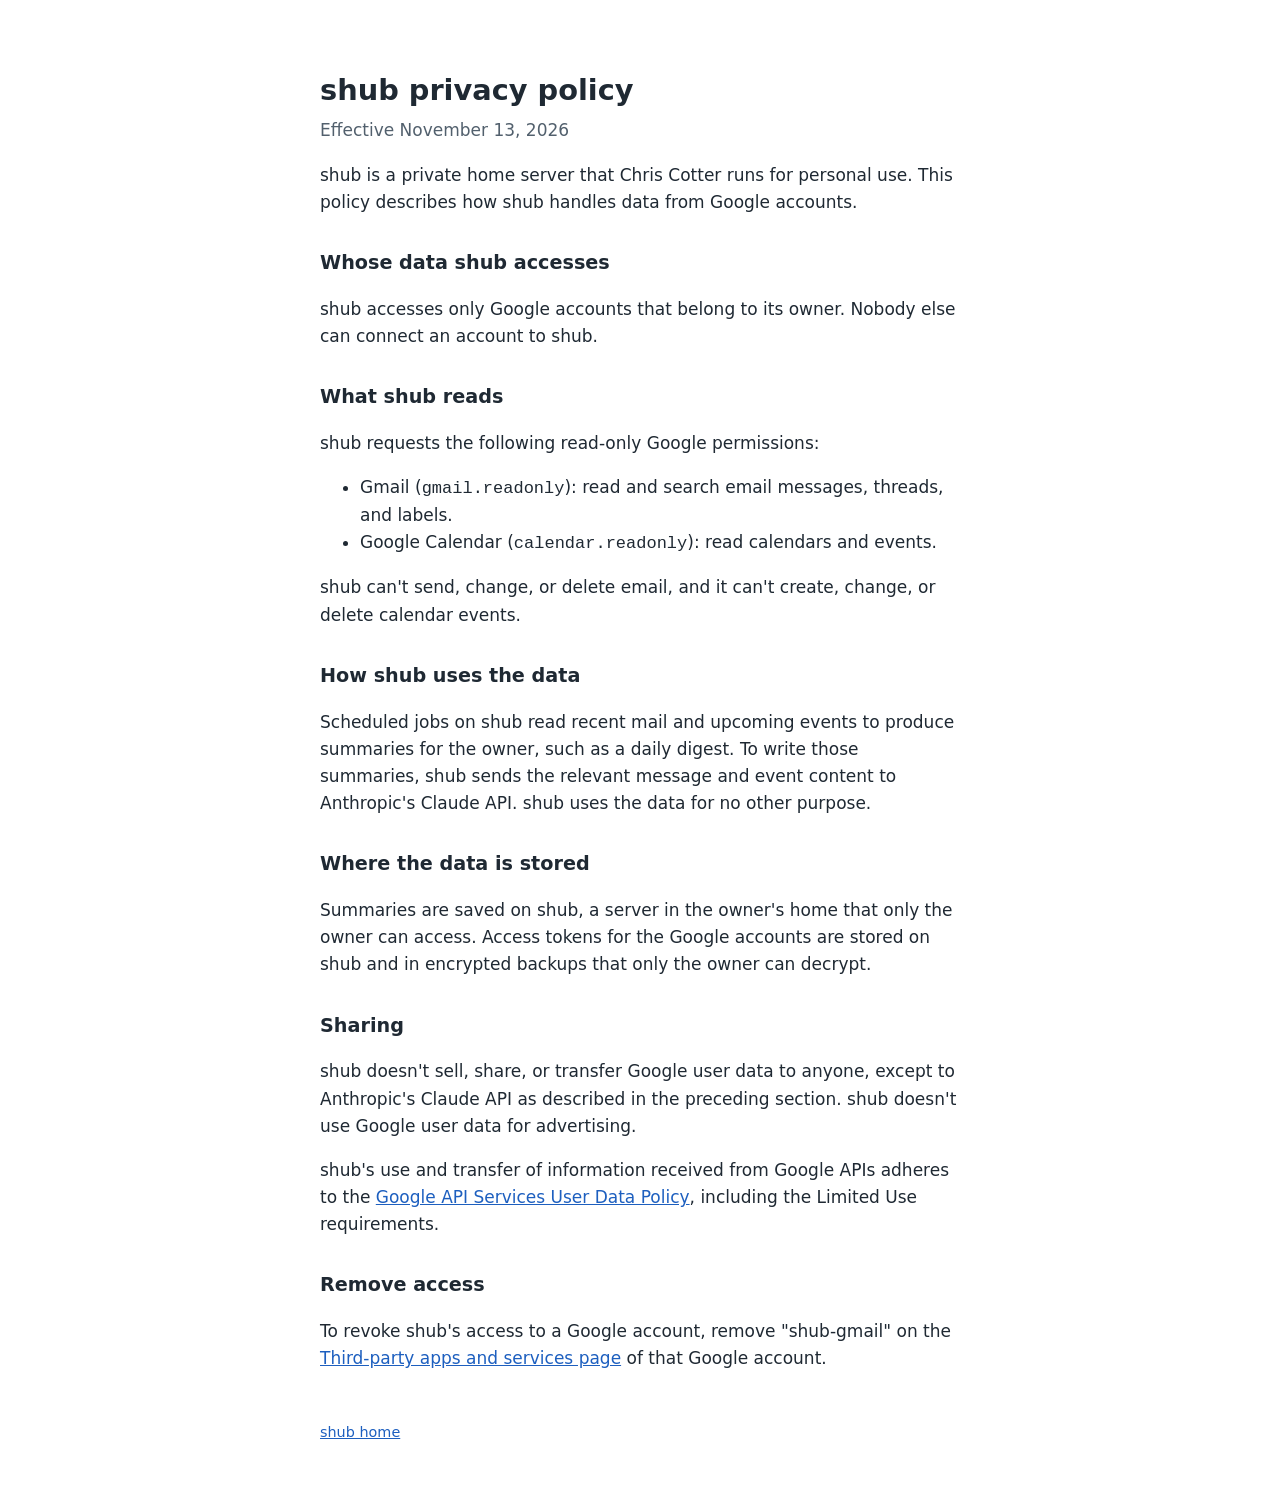
<file: privacy.html>
<!doctype html>
<html lang="en">
<head>
  <meta charset="utf-8">
  <meta name="viewport" content="width=device-width, initial-scale=1">
  <title>shub privacy policy</title>
  <link rel="stylesheet" href="style.css">
</head>
<body>
  <main>
    <h1>shub privacy policy</h1>
    <p class="meta">Effective November 13, 2026</p>
    <p>shub is a private home server that Chris Cotter runs for personal use. This policy describes how shub handles data from Google accounts.</p>

    <h2>Whose data shub accesses</h2>
    <p>shub accesses only Google accounts that belong to its owner. Nobody else can connect an account to shub.</p>

    <h2>What shub reads</h2>
    <p>shub requests the following read-only Google permissions:</p>
    <ul>
      <li>Gmail (<code>gmail.readonly</code>): read and search email messages, threads, and labels.</li>
      <li>Google Calendar (<code>calendar.readonly</code>): read calendars and events.</li>
    </ul>
    <p>shub can't send, change, or delete email, and it can't create, change, or delete calendar events.</p>

    <h2>How shub uses the data</h2>
    <p>Scheduled jobs on shub read recent mail and upcoming events to produce summaries for the owner, such as a daily digest. To write those summaries, shub sends the relevant message and event content to Anthropic's Claude API. shub uses the data for no other purpose.</p>

    <h2>Where the data is stored</h2>
    <p>Summaries are saved on shub, a server in the owner's home that only the owner can access. Access tokens for the Google accounts are stored on shub and in encrypted backups that only the owner can decrypt.</p>

    <h2>Sharing</h2>
    <p>shub doesn't sell, share, or transfer Google user data to anyone, except to Anthropic's Claude API as described in the preceding section. shub doesn't use Google user data for advertising.</p>
    <p>shub's use and transfer of information received from Google APIs adheres to the <a href="https://developers.google.com/terms/api-services-user-data-policy">Google API Services User Data Policy</a>, including the Limited Use requirements.</p>

    <h2>Remove access</h2>
    <p>To revoke shub's access to a Google account, remove "shub-gmail" on the <a href="https://myaccount.google.com/connections">Third-party apps and services page</a> of that Google account.</p>
  </main>
  <footer><a href="index.html">shub home</a></footer>
</body>
</html>
</file>
<file: style.css>
:root {
  --text: #1f2933;
  --muted: #52606d;
  --link: #1d5fbf;
  --bg: #ffffff;
}
@media (prefers-color-scheme: dark) {
  :root {
    --text: #e4e7eb;
    --muted: #9aa5b1;
    --link: #7cb4ff;
    --bg: #12161c;
  }
}
body {
  background: var(--bg);
  color: var(--text);
  font: 17px/1.6 system-ui, -apple-system, "Segoe UI", sans-serif;
  margin: 0 auto;
  max-width: 40rem;
  padding: 3rem 1rem;
}
a { color: var(--link); }
h1 { font-size: 1.8rem; margin-bottom: 0.25rem; }
h2 { font-size: 1.2rem; margin-top: 2rem; }
.meta { color: var(--muted); margin-top: 0; }
footer { color: var(--muted); font-size: 0.9rem; margin-top: 3rem; }
</file>
